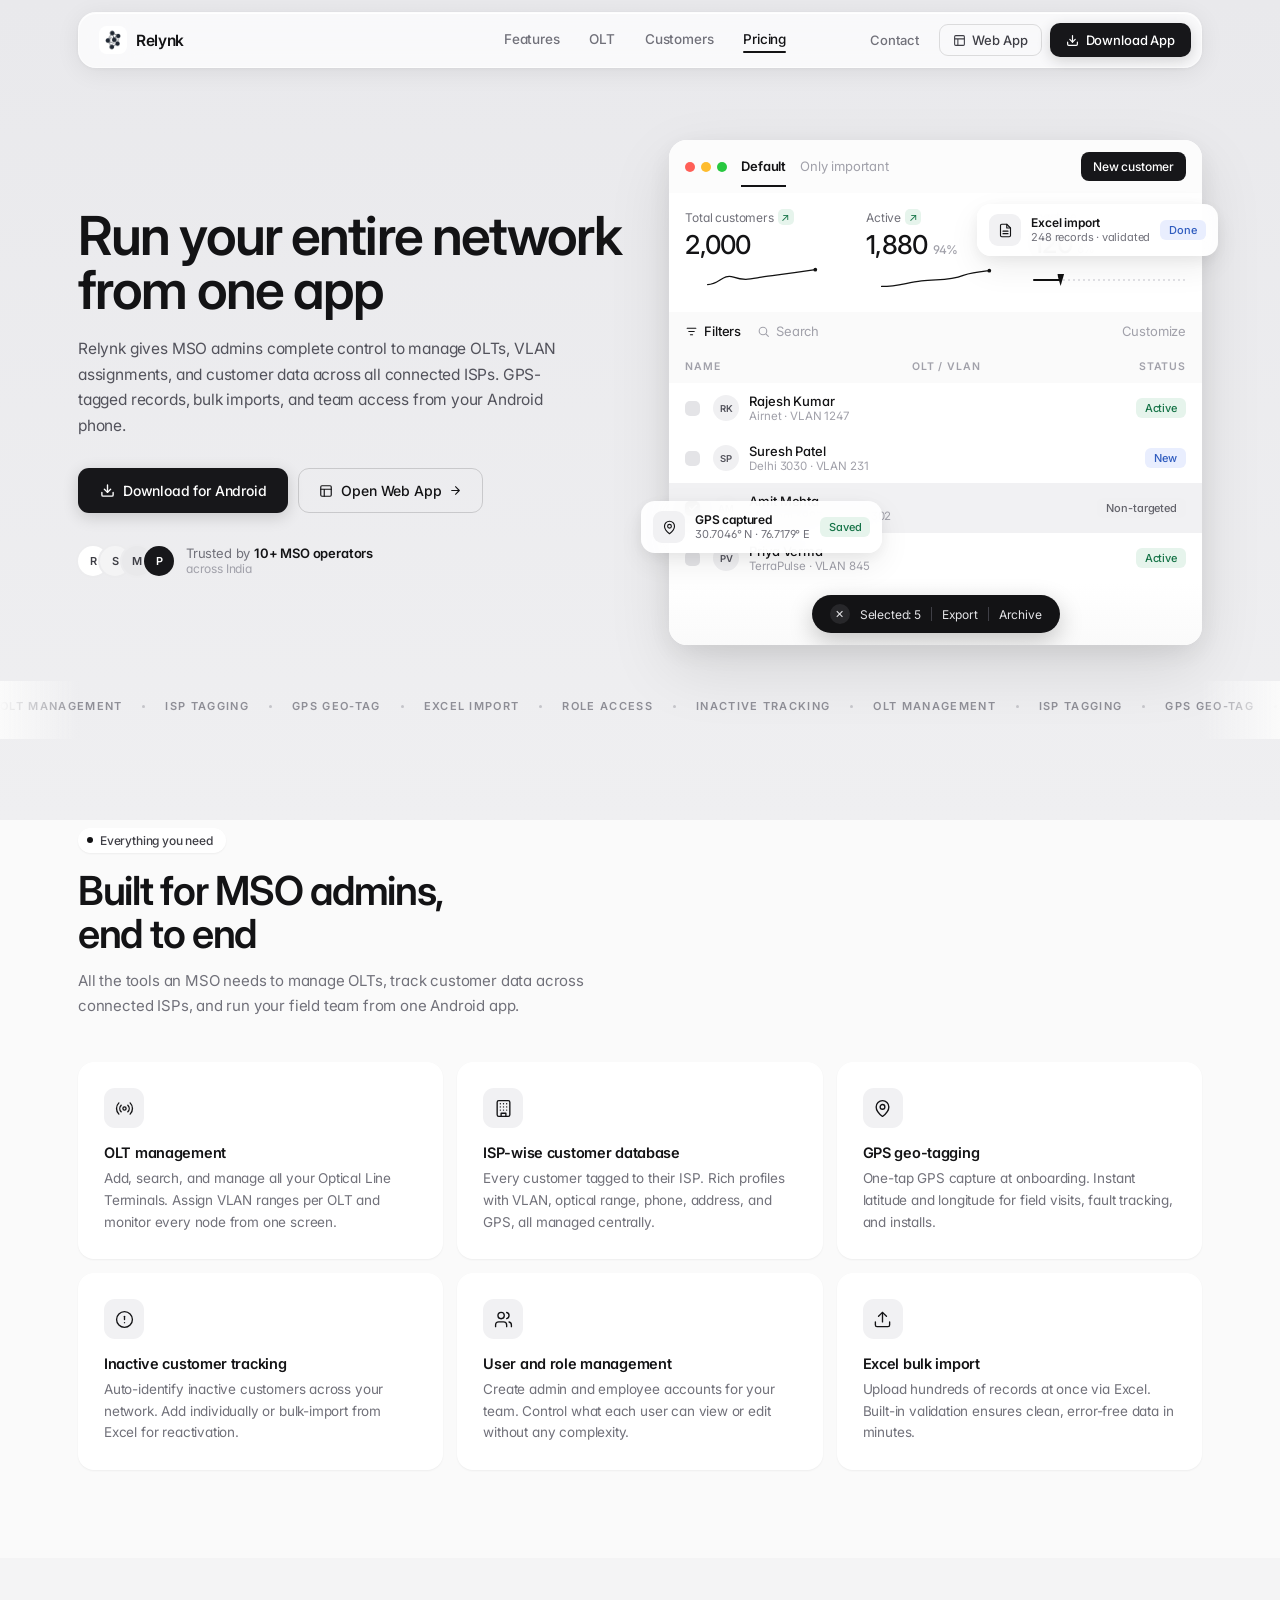
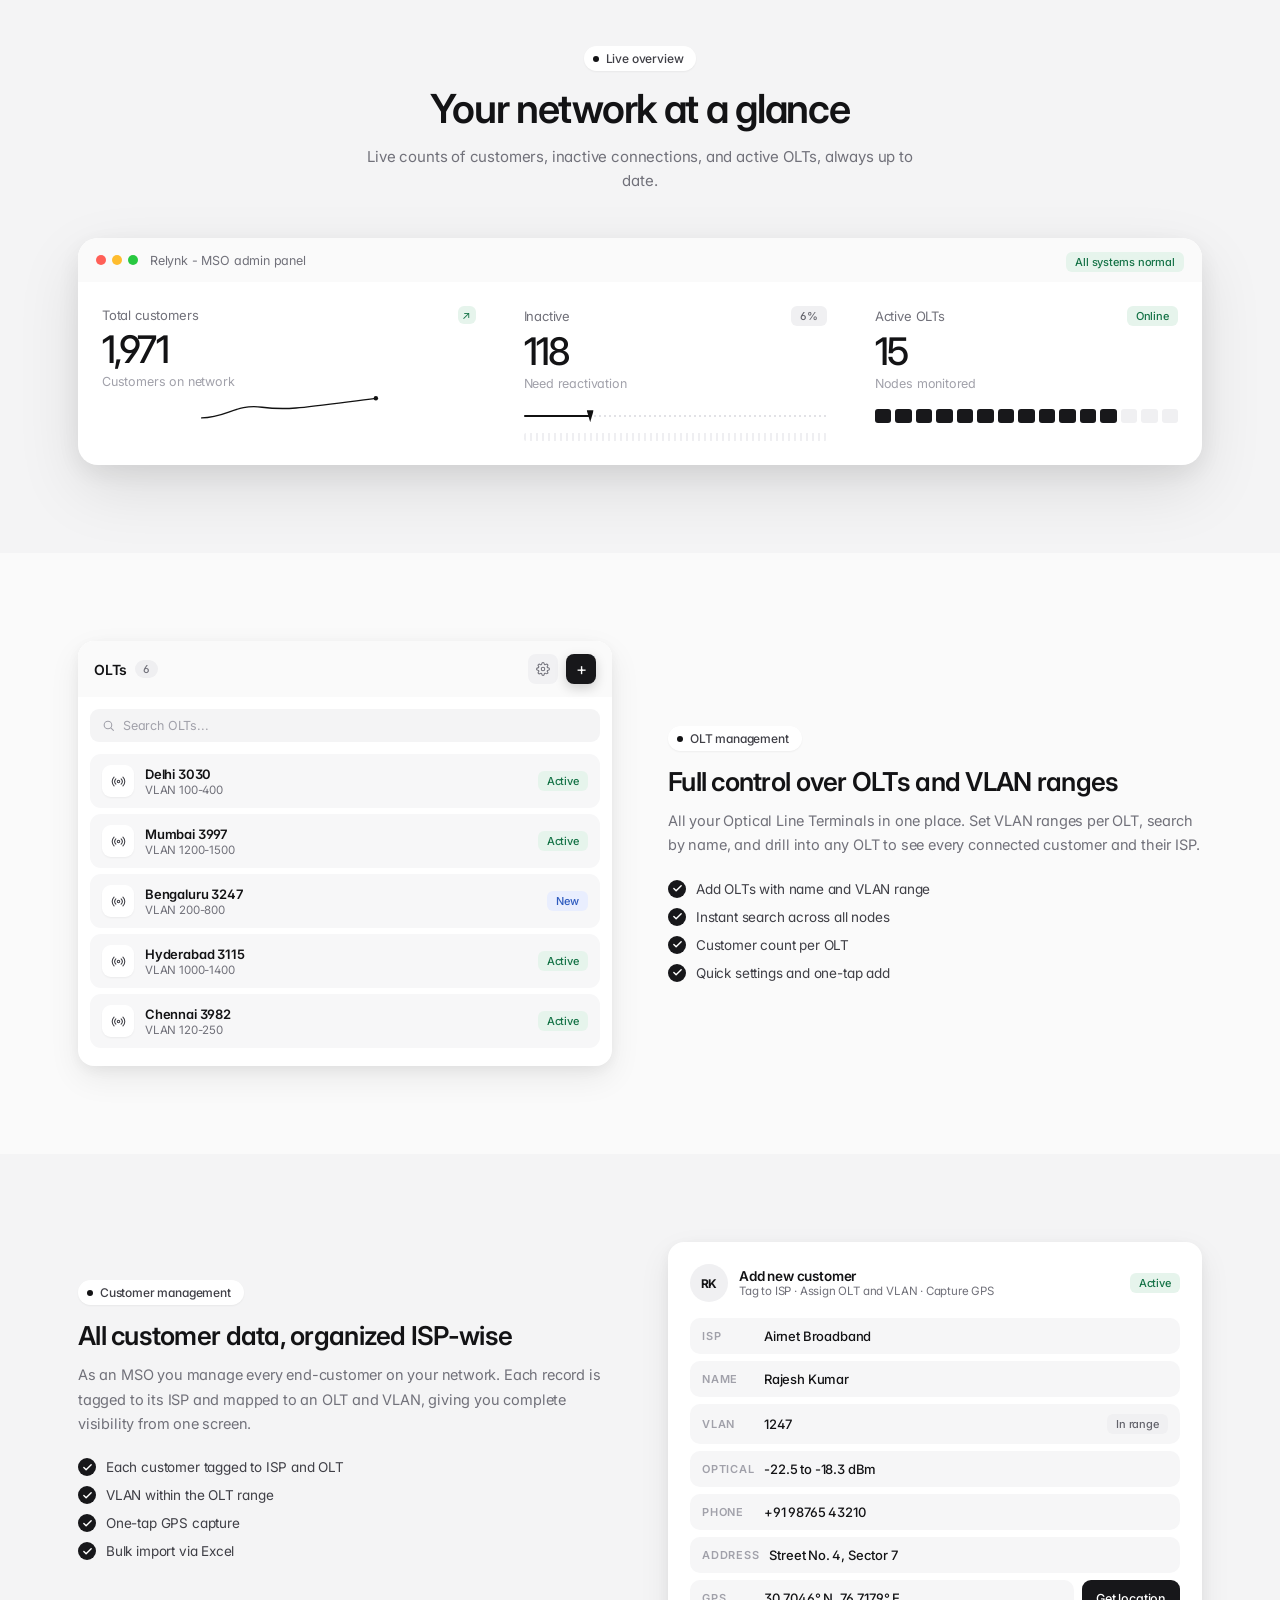
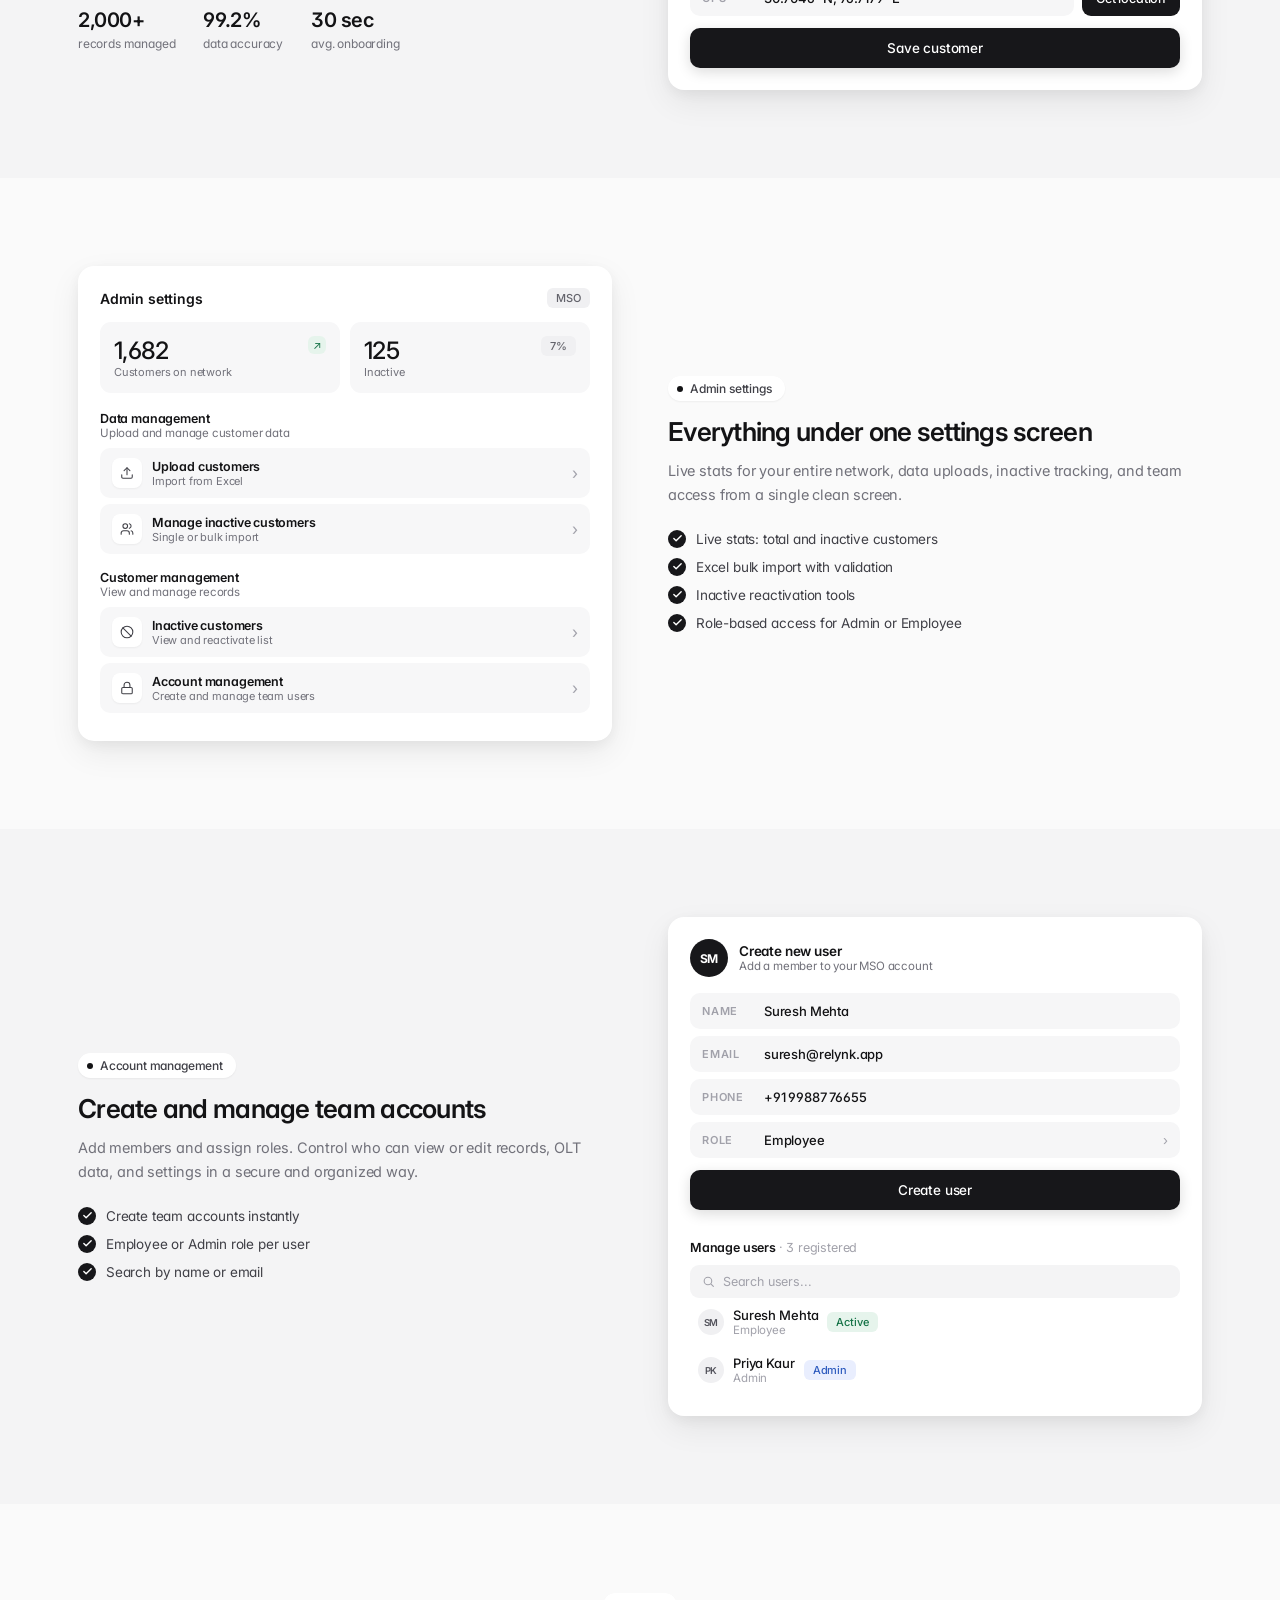
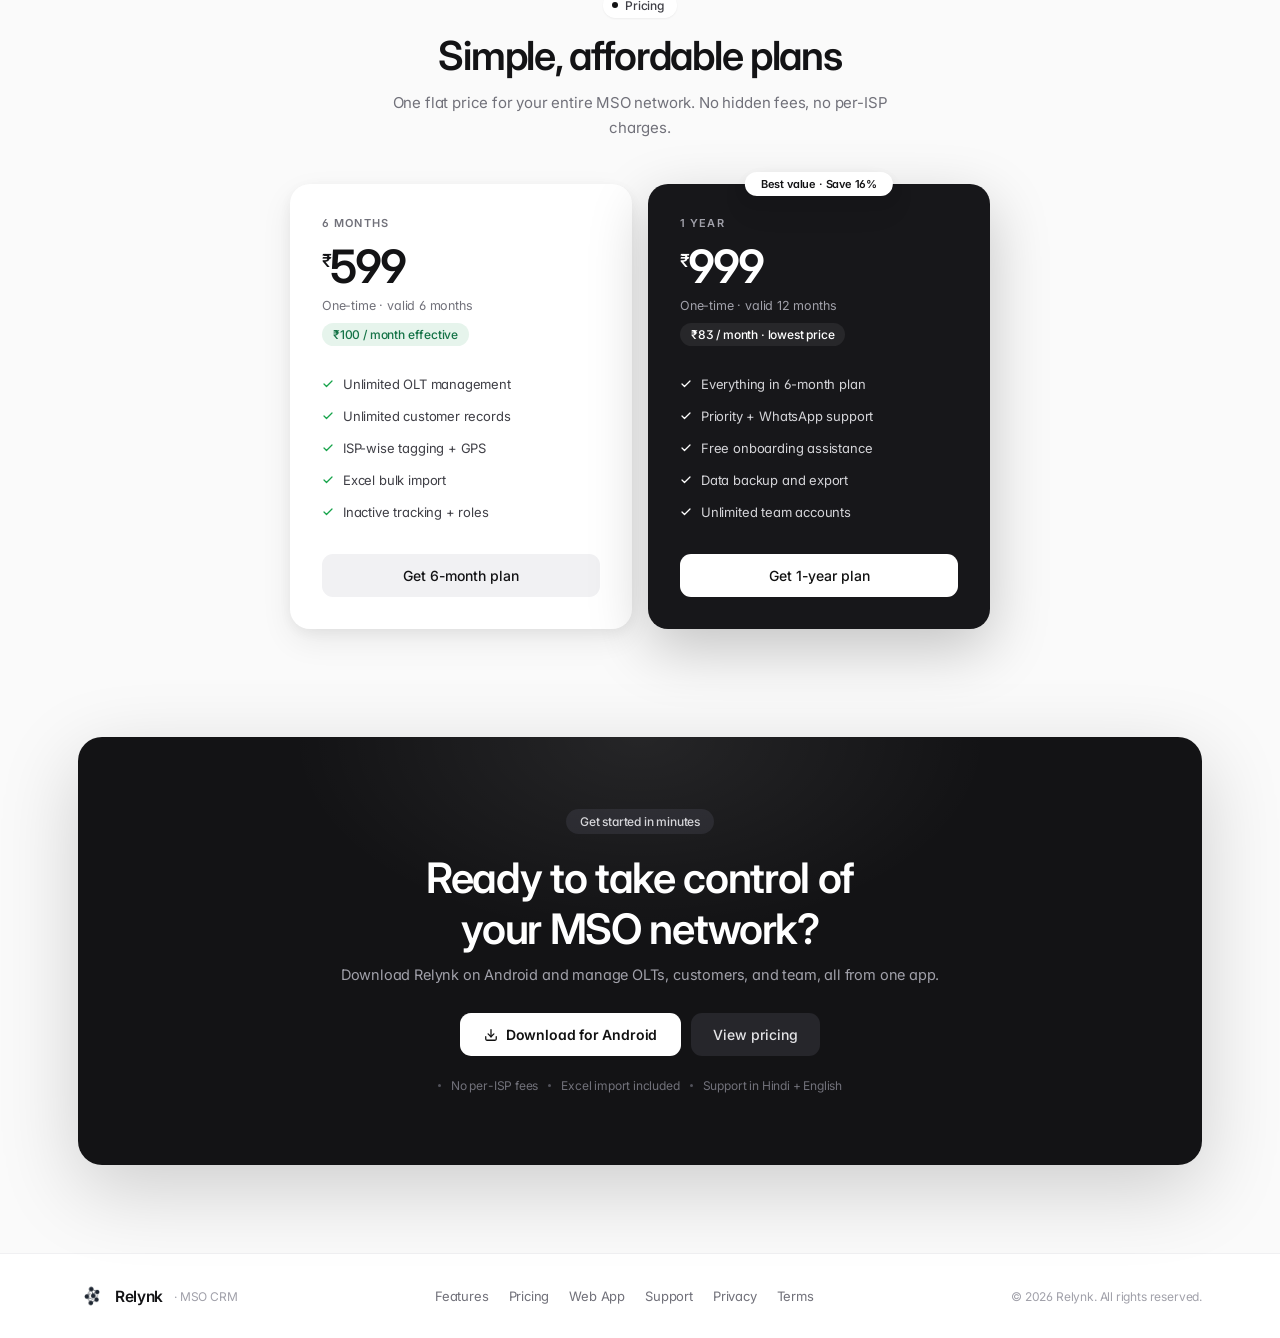
<file: index.html>
<!DOCTYPE html>
<html lang="en">

<head>
  <meta charset="UTF-8" />
  <meta name="viewport" content="width=device-width, initial-scale=1.0" />
  <title>Relynk - MSO CRM App for OLT & ISP Customer Management</title>
  <meta name="google-site-verification" content="j3lr04S2DX5Y_TOq9Ynu6AcFKn8KERR_1oFK6LRQ-oM" />
  <meta name="title" content="Relynk - MSO App to Manage OLTs, VLANs & ISP Customer Data">
  <meta name="description" content="Relynk is a CRM app built for MSO admins. Manage your OLTs, VLAN assignments, and customer records across all connected ISPs from a single Android app. GPS tagging, bulk Excel import, and role-based team access included.">
  <meta name="keywords" content="MSO CRM app, MSO admin app, OLT management software, VLAN tracking app, ISP customer management, MSO broadband software, multi system operator app, fiber network CRM, MSO Android app, ISP customer database, broadband network management, OLT VLAN manager India">
  <meta name="author" content="Relynk Team">
  <meta name="theme-color" content="#e9e9ec" />
  <link rel="icon" type="image/x-icon" href="./icon.jpg">
  <link rel="preconnect" href="https://fonts.googleapis.com" />
  <link rel="preconnect" href="https://fonts.gstatic.com" crossorigin />
  <link href="https://fonts.googleapis.com/css2?family=Inter:wght@400;450;500;600;700&display=swap" rel="stylesheet" />
  <link rel="stylesheet" href="style.css" />
</head>

<body>

  <!-- CONTACT POPUP -->
  <div id="contact-overlay" onclick="closeContactIfBg(event)">
    <div class="contact-card">
      <div class="contact-close" onclick="closeContact()" aria-label="Close">
        <svg width="14" height="14" viewBox="0 0 24 24" fill="none" stroke="currentColor" stroke-width="2" stroke-linecap="round"><path d="M18 6 6 18M6 6l12 12"/></svg>
      </div>
      <div class="contact-badge"><span class="cb-dot"></span>Contact us</div>
      <div class="contact-title">Get in touch</div>
      <div class="contact-desc" id="contact-plan-desc">
        Interested in a plan? Reach out and we'll get you activated right away.
      </div>
      <div class="contact-item">
        <div class="contact-ico">
          <svg width="16" height="16" viewBox="0 0 24 24" fill="none" stroke="currentColor" stroke-width="1.7" stroke-linecap="round" stroke-linejoin="round"><rect x="2" y="4" width="20" height="16" rx="3"/><path d="m2 7 10 6L22 7"/></svg>
        </div>
        <div>
          <div class="contact-label">Email</div>
          <div class="contact-value">
            <a href="mailto:relynk.crm@gmail.com" style="color:inherit;text-decoration:none;">relynk.crm@gmail.com</a>
          </div>
        </div>
      </div>
      <div class="contact-item">
        <div class="contact-ico">
          <svg width="16" height="16" viewBox="0 0 24 24" fill="none" stroke="currentColor" stroke-width="1.7" stroke-linecap="round" stroke-linejoin="round"><path d="M22 16.92v3a2 2 0 0 1-2.18 2 19.79 19.79 0 0 1-8.63-3.07 19.5 19.5 0 0 1-6-6 19.79 19.79 0 0 1-3.07-8.67A2 2 0 0 1 4.11 2h3a2 2 0 0 1 2 1.72c.13.96.36 1.9.7 2.81a2 2 0 0 1-.45 2.11L8.09 9.91a16 16 0 0 0 6 6l1.27-1.27a2 2 0 0 1 2.11-.45c.91.34 1.85.57 2.81.7A2 2 0 0 1 22 16.92z"/></svg>
        </div>
        <div>
          <div class="contact-label">Mobile / WhatsApp</div>
          <div class="contact-value">
            <a href="tel:+919416061425" style="color:inherit;text-decoration:none;">+91 94160 61425</a>
            <span class="sep">·</span>
            <a href="https://wa.me/919416061425" target="_blank" style="color:inherit;text-decoration:underline;text-underline-offset:3px;">WhatsApp</a>
          </div>
        </div>
      </div>
      <div class="contact-item">
        <div class="contact-ico">
          <svg width="16" height="16" viewBox="0 0 24 24" fill="none" stroke="currentColor" stroke-width="1.7" stroke-linecap="round" stroke-linejoin="round"><circle cx="12" cy="12" r="10"/><path d="M12 6v6l4 2"/></svg>
        </div>
        <div>
          <div class="contact-label">Landline</div>
          <div class="contact-value">
            <a href="tel:+911697297240" style="color:inherit;text-decoration:none;">01697-297240</a>
          </div>
        </div>
      </div>
      <hr class="contact-divider" />
      <div class="contact-plan-note" id="contact-footer-note">
        Available <strong>Mon-Sat, 9 AM - 5 PM IST</strong>.<br />
        Plans activate within minutes of payment confirmation.
      </div>
    </div>
  </div>

  <!-- NAV -->
  <nav id="nav">
    <a href="#" class="nav-logo">
      <img class="logo-img" src="./icon.png" alt="Relynk logo" />
      <span class="logo-word">Relynk</span>
    </a>
    <div class="nav-links">
      <a href="#features">Features</a>
      <a href="#olt">OLT</a>
      <a href="#customers">Customers</a>
      <a href="#pricing">Pricing</a>
    </div>
    <div class="nav-right">
      <button class="nav-ghost" onclick="openContact('Support')">Contact</button>
      <a href="https://crm.relynk.in" target="_blank" class="btn-webapp">
        <svg width="13" height="13" viewBox="0 0 24 24" fill="none" stroke="currentColor" stroke-width="2" stroke-linecap="round" stroke-linejoin="round"><rect x="3" y="3" width="18" height="18" rx="2"/><path d="M3 9h18M9 21V9"/></svg>
        Web App
      </a>
      <a href="#" class="btn-dl" onclick="handleDownload(event)">
        <svg width="13" height="13" viewBox="0 0 24 24" fill="none" stroke="currentColor" stroke-width="2.2" stroke-linecap="round" stroke-linejoin="round"><path d="M21 15v4a2 2 0 0 1-2 2H5a2 2 0 0 1-2-2v-4"/><polyline points="7 10 12 15 17 10"/><line x1="12" y1="15" x2="12" y2="3"/></svg>
        Download App
      </a>
    </div>
  </nav>

  <!-- HERO -->
  <div class="hero-section">
    <section class="hero">
      <div class="hero-copy">
        <h1>Run your entire network from one app</h1>
        <p class="hero-p">Relynk gives MSO admins complete control to manage OLTs, VLAN assignments, and customer data across all connected ISPs. GPS-tagged records, bulk imports, and team access from your Android phone.</p>
        <div class="hero-actions">
          <a href="#" class="btn-hero" onclick="handleDownload(event)">
            <svg width="15" height="15" viewBox="0 0 24 24" fill="none" stroke="currentColor" stroke-width="2.2" stroke-linecap="round" stroke-linejoin="round"><path d="M21 15v4a2 2 0 0 1-2 2H5a2 2 0 0 1-2-2v-4"/><polyline points="7 10 12 15 17 10"/><line x1="12" y1="15" x2="12" y2="3"/></svg>
            Download for Android
          </a>
          <a href="https://crm.relynk.in" target="_blank" class="btn-webapp-hero">
            <svg width="14" height="14" viewBox="0 0 24 24" fill="none" stroke="currentColor" stroke-width="2" stroke-linecap="round" stroke-linejoin="round"><rect x="3" y="3" width="18" height="18" rx="2"/><path d="M3 9h18M9 21V9"/></svg>
            Open Web App
            <svg width="13" height="13" viewBox="0 0 24 24" fill="none" stroke="currentColor" stroke-width="2" stroke-linecap="round" stroke-linejoin="round"><path d="M5 12h14M12 5l7 7-7 7"/></svg>
          </a>
        </div>
        <div class="hero-meta">
          <div class="avatars">
            <div class="av">R</div>
            <div class="av">S</div>
            <div class="av">M</div>
            <div class="av">P</div>
          </div>
          <div class="trust-txt">Trusted by <strong>10+ MSO operators</strong><span>across India</span></div>
        </div>
      </div>

      <div class="hero-right">
        <div class="app-window float-slow">
          <div class="aw-top">
            <div class="traffic"><i></i><i></i><i></i></div>
            <div class="aw-tabs"><span class="active">Default</span><span class="dim">Only important</span></div>
            <div class="aw-btn">New customer</div>
          </div>
          <div class="aw-stats">
            <div class="aws">
              <div class="aws-label">Total customers <span class="up">↗</span></div>
              <div class="aws-val">2,000</div>
              <svg class="spark" viewBox="0 0 120 28" fill="none"><path d="M2 20 C15 20 18 8 30 12 C42 16 48 14 60 12 C72 10 85 9 118 4" stroke="#111" stroke-width="1.4" stroke-linecap="round"/><circle cx="118" cy="4" r="2" fill="#111"/></svg>
            </div>
            <div class="aws">
              <div class="aws-label">Active <span class="up">↗</span></div>
              <div class="aws-val">1,880 <small>94%</small></div>
              <svg class="spark" viewBox="0 0 120 28" fill="none"><path d="M2 22 C20 22 28 18 45 16 C62 14 75 16 90 10 C100 7 110 6 118 5" stroke="#111" stroke-width="1.4" stroke-linecap="round"/><circle cx="118" cy="5" r="2" fill="#111"/></svg>
            </div>
            <div class="aws">
              <div class="aws-label">Inactive</div>
              <div class="aws-val">120 <small>6%</small></div>
              <div class="meter"><div class="meter-fill" style="width:18%"></div><span class="meter-dot" style="left:18%"></span></div>
            </div>
          </div>
          <div class="aw-toolbar">
            <span class="tool"><svg width="13" height="13" viewBox="0 0 24 24" fill="none" stroke="currentColor" stroke-width="2" stroke-linecap="round"><line x1="4" y1="6" x2="20" y2="6"/><line x1="7" y1="12" x2="17" y2="12"/><line x1="10" y1="18" x2="14" y2="18"/></svg> Filters</span>
            <span class="tool dim"><svg width="13" height="13" viewBox="0 0 24 24" fill="none" stroke="currentColor" stroke-width="2" stroke-linecap="round"><circle cx="11" cy="11" r="7"/><path d="m21 21-4.3-4.3"/></svg> Search</span>
            <span class="tool right dim">Customize</span>
          </div>
          <div class="aw-table-head"><span>Name</span><span>OLT / VLAN</span><span>Status</span></div>
          <div class="aw-row"><span class="chk"></span><span class="avatar-sm">RK</span><span class="rname">Rajesh Kumar <em>Airnet · VLAN 1247</em></span><span class="pill green">Active</span></div>
          <div class="aw-row"><span class="chk"></span><span class="avatar-sm">SP</span><span class="rname">Suresh Patel <em>Delhi 3030 · VLAN 231</em></span><span class="pill blue">New</span></div>
          <div class="aw-row selected"><span class="chk on"><svg width="10" height="10" viewBox="0 0 24 24" fill="none" stroke="white" stroke-width="3.2" stroke-linecap="round" stroke-linejoin="round"><polyline points="20 6 9 17 4 12"/></svg></span><span class="avatar-sm">AM</span><span class="rname">Amit Mehta <em>Mumbai 3997 · VLAN 1302</em></span><span class="pill gray">Non-targeted</span></div>
          <div class="aw-row"><span class="chk"></span><span class="avatar-sm">PV</span><span class="rname">Priya Verma <em>TerraPulse · VLAN 845</em></span><span class="pill green">Active</span></div>
          <div class="aw-foot">
            <div class="sel-bar"><span class="x">✕</span> Selected: 5 <span class="divline"></span> Export <span class="divline"></span> Archive</div>
          </div>
        </div>
        <div class="mini-card mc1 float-med">
          <div class="mini-ico">
            <svg width="15" height="15" viewBox="0 0 24 24" fill="none" stroke="currentColor" stroke-width="1.8" stroke-linecap="round" stroke-linejoin="round"><path d="M20 10c0 6-8 12-8 12s-8-6-8-12a8 8 0 0 1 16 0Z"/><circle cx="12" cy="10" r="3"/></svg>
          </div>
          <div><div class="mini-t">GPS captured</div><div class="mini-s">30.7046° N · 76.7179° E</div></div>
          <span class="pill green">Saved</span>
        </div>
        <div class="mini-card mc2 float-fast">
          <div class="mini-ico">
            <svg width="15" height="15" viewBox="0 0 24 24" fill="none" stroke="currentColor" stroke-width="1.8" stroke-linecap="round" stroke-linejoin="round"><path d="M14 2H6a2 2 0 0 0-2 2v16a2 2 0 0 0 2 2h12a2 2 0 0 0 2-2V8z"/><polyline points="14 2 14 8 20 8"/><line x1="16" y1="13" x2="8" y2="13"/><line x1="16" y1="17" x2="8" y2="17"/></svg>
          </div>
          <div><div class="mini-t">Excel import</div><div class="mini-s">248 records · validated</div></div>
          <span class="pill blue">Done</span>
        </div>
      </div>
    </section>
    <div class="marquee-wrap reveal">
      <div class="marquee-track">
        <div class="marquee-content">
          <span>OLT MANAGEMENT</span><i></i>
          <span>ISP TAGGING</span><i></i>
          <span>GPS GEO-TAG</span><i></i>
          <span>EXCEL IMPORT</span><i></i>
          <span>ROLE ACCESS</span><i></i>
          <span>INACTIVE TRACKING</span><i></i>
          <span>OLT MANAGEMENT</span><i></i>
          <span>ISP TAGGING</span><i></i>
          <span>GPS GEO-TAG</span><i></i>
          <span>EXCEL IMPORT</span><i></i>
          <span>ROLE ACCESS</span><i></i>
          <span>INACTIVE TRACKING</span><i></i>
        </div>
        <div class="marquee-content" aria-hidden="true">
          <span>OLT MANAGEMENT</span><i></i>
          <span>ISP TAGGING</span><i></i>
          <span>GPS GEO-TAG</span><i></i>
          <span>EXCEL IMPORT</span><i></i>
          <span>ROLE ACCESS</span><i></i>
          <span>INACTIVE TRACKING</span><i></i>
          <span>OLT MANAGEMENT</span><i></i>
          <span>ISP TAGGING</span><i></i>
          <span>GPS GEO-TAG</span><i></i>
          <span>EXCEL IMPORT</span><i></i>
          <span>ROLE ACCESS</span><i></i>
          <span>INACTIVE TRACKING</span><i></i>
        </div>
      </div>
    </div>
  </div>

  <!-- FEATURES -->
  <section class="section" id="features">
    <div class="reveal sec-head">
      <div class="section-tag"><span></span>Everything you need</div>
      <h2 class="section-title">Built for MSO admins,<br />end to end</h2>
      <p class="section-sub">All the tools an MSO needs to manage OLTs, track customer data across connected ISPs, and run your field team from one Android app.</p>
    </div>
    <div class="fg">
      <div class="fc reveal">
        <div class="fi"><svg width="19" height="19" viewBox="0 0 24 24" fill="none" stroke="currentColor" stroke-width="1.7" stroke-linecap="round" stroke-linejoin="round"><path d="M4.9 19.1a10 10 0 0 1 0-14.2M7.8 16.2a6 6 0 0 1 0-8.4M16.2 7.8a6 6 0 0 1 0 8.4M19.1 4.9a10 10 0 0 1 0 14.2"/><circle cx="12" cy="12" r="2"/></svg></div>
        <div class="ft">OLT management</div>
        <div class="fd">Add, search, and manage all your Optical Line Terminals. Assign VLAN ranges per OLT and monitor every node from one screen.</div>
      </div>
      <div class="fc reveal d1">
        <div class="fi"><svg width="19" height="19" viewBox="0 0 24 24" fill="none" stroke="currentColor" stroke-width="1.7" stroke-linecap="round" stroke-linejoin="round"><rect x="4" y="2" width="16" height="20" rx="2"/><path d="M9 22v-4h6v4"/><path d="M8 6h.01M16 6h.01M12 6h.01M8 10h.01M16 10h.01M12 10h.01M8 14h.01M16 14h.01M12 14h.01"/></svg></div>
        <div class="ft">ISP-wise customer database</div>
        <div class="fd">Every customer tagged to their ISP. Rich profiles with VLAN, optical range, phone, address, and GPS, all managed centrally.</div>
      </div>
      <div class="fc reveal d2">
        <div class="fi"><svg width="19" height="19" viewBox="0 0 24 24" fill="none" stroke="currentColor" stroke-width="1.7" stroke-linecap="round" stroke-linejoin="round"><path d="M20 10c0 6-8 12-8 12s-8-6-8-12a8 8 0 0 1 16 0Z"/><circle cx="12" cy="10" r="3"/></svg></div>
        <div class="ft">GPS geo-tagging</div>
        <div class="fd">One-tap GPS capture at onboarding. Instant latitude and longitude for field visits, fault tracking, and installs.</div>
      </div>
      <div class="fc reveal">
        <div class="fi"><svg width="19" height="19" viewBox="0 0 24 24" fill="none" stroke="currentColor" stroke-width="1.7" stroke-linecap="round" stroke-linejoin="round"><circle cx="12" cy="12" r="10"/><line x1="12" y1="8" x2="12" y2="12"/><line x1="12" y1="16" x2="12.01" y2="16"/></svg></div>
        <div class="ft">Inactive customer tracking</div>
        <div class="fd">Auto-identify inactive customers across your network. Add individually or bulk-import from Excel for reactivation.</div>
      </div>
      <div class="fc reveal d1">
        <div class="fi"><svg width="19" height="19" viewBox="0 0 24 24" fill="none" stroke="currentColor" stroke-width="1.7" stroke-linecap="round" stroke-linejoin="round"><path d="M16 21v-2a4 4 0 0 0-4-4H6a4 4 0 0 0-4 4v2"/><circle cx="9" cy="7" r="4"/><path d="M22 21v-2a4 4 0 0 0-3-3.87M16 3.13a4 4 0 0 1 0 7.75"/></svg></div>
        <div class="ft">User and role management</div>
        <div class="fd">Create admin and employee accounts for your team. Control what each user can view or edit without any complexity.</div>
      </div>
      <div class="fc reveal d2">
        <div class="fi"><svg width="19" height="19" viewBox="0 0 24 24" fill="none" stroke="currentColor" stroke-width="1.7" stroke-linecap="round" stroke-linejoin="round"><path d="M21 15v4a2 2 0 0 1-2 2H5a2 2 0 0 1-2-2v-4"/><polyline points="17 8 12 3 7 8"/><line x1="12" y1="3" x2="12" y2="15"/></svg></div>
        <div class="ft">Excel bulk import</div>
        <div class="fd">Upload hundreds of records at once via Excel. Built-in validation ensures clean, error-free data in minutes.</div>
      </div>
    </div>
  </section>

  <!-- DASHBOARD -->
  <section class="section-wrap">
    <section class="section" id="overview">
      <div class="reveal sec-head center">
        <div class="section-tag"><span></span>Live overview</div>
        <h2 class="section-title">Your network at a glance</h2>
        <p class="section-sub center-p">Live counts of customers, inactive connections, and active OLTs, always up to date.</p>
      </div>
      <div class="dash-wrap reveal">
        <div class="dash-bar">
          <div class="traffic"><i></i><i></i><i></i></div>
          <span class="dash-title">Relynk - MSO admin panel</span>
          <span class="dash-right"><span class="pill green">All systems normal</span></span>
        </div>
        <div class="dg">
          <div class="mc">
            <div class="mc-top"><span class="mc-label">Total customers</span><span class="up">↗</span></div>
            <div class="mc-v" data-count="2000" data-suffix="">0</div>
            <div class="mc-sub">Customers on network</div>
            <svg class="spark lg" viewBox="0 0 200 36" fill="none"><path d="M2 28 C30 28 40 12 70 16 C100 20 120 16 198 6" stroke="#111" stroke-width="1.5" stroke-linecap="round"/><circle cx="198" cy="6" r="2.5" fill="#111"/></svg>
          </div>
          <div class="mc">
            <div class="mc-top"><span class="mc-label">Inactive</span><span class="pill gray">6%</span></div>
            <div class="mc-v" data-count="120" data-suffix="">0</div>
            <div class="mc-sub">Need reactivation</div>
            <div class="meter lg"><div class="meter-fill" style="width:22%"></div><span class="meter-dot" style="left:22%"></span></div>
            <div class="bar-scale"></div>
          </div>
          <div class="mc">
            <div class="mc-top"><span class="mc-label">Active OLTs</span><span class="pill green">Online</span></div>
            <div class="mc-v" data-count="15" data-suffix="">0</div>
            <div class="mc-sub">Nodes monitored</div>
            <div class="olt-dots"><i class="on"></i><i class="on"></i><i class="on"></i><i class="on"></i><i class="on"></i><i class="on"></i><i class="on"></i><i class="on"></i><i class="on"></i><i class="on"></i><i class="on"></i><i class="on"></i><i></i><i></i><i></i></div>
          </div>
        </div>
      </div>
    </section>
  </section>

  <!-- OLT -->
  <section class="section" id="olt">
    <div class="split reveal">
      <div class="mk">
        <div class="mk-bar">
          <div class="mk-title">OLTs <span class="count">6</span></div>
          <div class="mk-actions">
            <span class="icon-btn"><svg width="14" height="14" viewBox="0 0 24 24" fill="none" stroke="currentColor" stroke-width="1.8" stroke-linecap="round" stroke-linejoin="round"><circle cx="12" cy="12" r="3"/><path d="M19.4 15a1.65 1.65 0 0 0 .33 1.82l.06.06a2 2 0 1 1-2.83 2.83l-.06-.06a1.65 1.65 0 0 0-1.82-.33 1.65 1.65 0 0 0-1 1.51V21a2 2 0 1 1-4 0v-.09A1.65 1.65 0 0 0 9 19.4a1.65 1.65 0 0 0-1.82.33l-.06.06a2 2 0 1 1-2.83-2.83l.06-.06a1.65 1.65 0 0 0 .33-1.82 1.65 1.65 0 0 0-1.51-1H3a2 2 0 1 1 0-4h.09A1.65 1.65 0 0 0 4.6 9a1.65 1.65 0 0 0-.33-1.82l-.06-.06a2 2 0 1 1 2.83-2.83l.06.06a1.65 1.65 0 0 0 1.82.33H9a1.65 1.65 0 0 0 1-1.51V3a2 2 0 1 1 4 0v.09a1.65 1.65 0 0 0 1 1.51 1.65 1.65 0 0 0 1.82-.33l.06-.06a2 2 0 1 1 2.83 2.83l-.06.06a1.65 1.65 0 0 0-.33 1.82V9a1.65 1.65 0 0 0 1.51 1H21a2 2 0 1 1 0 4h-.09a1.65 1.65 0 0 0-1.51 1z"/></svg></span>
            <span class="mk-fab">+</span>
          </div>
        </div>
        <div class="mk-search"><svg width="13" height="13" viewBox="0 0 24 24" fill="none" stroke="currentColor" stroke-width="2" stroke-linecap="round"><circle cx="11" cy="11" r="7"/><path d="m21 21-4.3-4.3"/></svg> Search OLTs...</div>
        <div class="mk-item"><div class="mk-ico"><svg width="15" height="15" viewBox="0 0 24 24" fill="none" stroke="currentColor" stroke-width="1.7" stroke-linecap="round"><path d="M4.9 19.1a10 10 0 0 1 0-14.2M7.8 16.2a6 6 0 0 1 0-8.4M16.2 7.8a6 6 0 0 1 0 8.4M19.1 4.9a10 10 0 0 1 0 14.2"/><circle cx="12" cy="12" r="2"/></svg></div><div><div class="mk-name">Delhi 3030</div><div class="mk-sub">VLAN 100-400</div></div><span class="pill green">Active</span></div>
        <div class="mk-item"><div class="mk-ico"><svg width="15" height="15" viewBox="0 0 24 24" fill="none" stroke="currentColor" stroke-width="1.7" stroke-linecap="round"><path d="M4.9 19.1a10 10 0 0 1 0-14.2M7.8 16.2a6 6 0 0 1 0-8.4M16.2 7.8a6 6 0 0 1 0 8.4M19.1 4.9a10 10 0 0 1 0 14.2"/><circle cx="12" cy="12" r="2"/></svg></div><div><div class="mk-name">Mumbai 3997</div><div class="mk-sub">VLAN 1200-1500</div></div><span class="pill green">Active</span></div>
        <div class="mk-item"><div class="mk-ico"><svg width="15" height="15" viewBox="0 0 24 24" fill="none" stroke="currentColor" stroke-width="1.7" stroke-linecap="round"><path d="M4.9 19.1a10 10 0 0 1 0-14.2M7.8 16.2a6 6 0 0 1 0-8.4M16.2 7.8a6 6 0 0 1 0 8.4M19.1 4.9a10 10 0 0 1 0 14.2"/><circle cx="12" cy="12" r="2"/></svg></div><div><div class="mk-name">Bengaluru 3247</div><div class="mk-sub">VLAN 200-800</div></div><span class="pill blue">New</span></div>
        <div class="mk-item"><div class="mk-ico"><svg width="15" height="15" viewBox="0 0 24 24" fill="none" stroke="currentColor" stroke-width="1.7" stroke-linecap="round"><path d="M4.9 19.1a10 10 0 0 1 0-14.2M7.8 16.2a6 6 0 0 1 0-8.4M16.2 7.8a6 6 0 0 1 0 8.4M19.1 4.9a10 10 0 0 1 0 14.2"/><circle cx="12" cy="12" r="2"/></svg></div><div><div class="mk-name">Hyderabad 3115</div><div class="mk-sub">VLAN 1000-1400</div></div><span class="pill green">Active</span></div>
        <div class="mk-item"><div class="mk-ico"><svg width="15" height="15" viewBox="0 0 24 24" fill="none" stroke="currentColor" stroke-width="1.7" stroke-linecap="round"><path d="M4.9 19.1a10 10 0 0 1 0-14.2M7.8 16.2a6 6 0 0 1 0-8.4M16.2 7.8a6 6 0 0 1 0 8.4M19.1 4.9a10 10 0 0 1 0 14.2"/><circle cx="12" cy="12" r="2"/></svg></div><div><div class="mk-name">Chennai 3982</div><div class="mk-sub">VLAN 120-250</div></div><span class="pill green">Active</span></div>
        <div style="height:12px;"></div>
      </div>
      <div class="si">
        <div class="section-tag"><span></span>OLT management</div>
        <h3>Full control over OLTs and VLAN ranges</h3>
        <p>All your Optical Line Terminals in one place. Set VLAN ranges per OLT, search by name, and drill into any OLT to see every connected customer and their ISP.</p>
        <div class="bullets">
          <div class="bul"><span class="check"><svg width="11" height="11" viewBox="0 0 24 24" fill="none" stroke="white" stroke-width="3" stroke-linecap="round" stroke-linejoin="round"><polyline points="20 6 9 17 4 12"/></svg></span>Add OLTs with name and VLAN range</div>
          <div class="bul"><span class="check"><svg width="11" height="11" viewBox="0 0 24 24" fill="none" stroke="white" stroke-width="3" stroke-linecap="round" stroke-linejoin="round"><polyline points="20 6 9 17 4 12"/></svg></span>Instant search across all nodes</div>
          <div class="bul"><span class="check"><svg width="11" height="11" viewBox="0 0 24 24" fill="none" stroke="white" stroke-width="3" stroke-linecap="round" stroke-linejoin="round"><polyline points="20 6 9 17 4 12"/></svg></span>Customer count per OLT</div>
          <div class="bul"><span class="check"><svg width="11" height="11" viewBox="0 0 24 24" fill="none" stroke="white" stroke-width="3" stroke-linecap="round" stroke-linejoin="round"><polyline points="20 6 9 17 4 12"/></svg></span>Quick settings and one-tap add</div>
        </div>
      </div>
    </div>
  </section>

  <!-- CUSTOMERS -->
  <section class="section-wrap" id="customers">
    <section class="section">
      <div class="split reveal">
        <div class="si">
          <div class="section-tag"><span></span>Customer management</div>
          <h3>All customer data, organized ISP-wise</h3>
          <p>As an MSO you manage every end-customer on your network. Each record is tagged to its ISP and mapped to an OLT and VLAN, giving you complete visibility from one screen.</p>
          <div class="bullets">
            <div class="bul"><span class="check"><svg width="11" height="11" viewBox="0 0 24 24" fill="none" stroke="white" stroke-width="3" stroke-linecap="round" stroke-linejoin="round"><polyline points="20 6 9 17 4 12"/></svg></span>Each customer tagged to ISP and OLT</div>
            <div class="bul"><span class="check"><svg width="11" height="11" viewBox="0 0 24 24" fill="none" stroke="white" stroke-width="3" stroke-linecap="round" stroke-linejoin="round"><polyline points="20 6 9 17 4 12"/></svg></span>VLAN within the OLT range</div>
            <div class="bul"><span class="check"><svg width="11" height="11" viewBox="0 0 24 24" fill="none" stroke="white" stroke-width="3" stroke-linecap="round" stroke-linejoin="round"><polyline points="20 6 9 17 4 12"/></svg></span>One-tap GPS capture</div>
            <div class="bul"><span class="check"><svg width="11" height="11" viewBox="0 0 24 24" fill="none" stroke="white" stroke-width="3" stroke-linecap="round" stroke-linejoin="round"><polyline points="20 6 9 17 4 12"/></svg></span>Bulk import via Excel</div>
          </div>
          <div class="stat-row">
            <div><strong>2,000+</strong><span>records managed</span></div>
            <div><strong>99.2%</strong><span>data accuracy</span></div>
            <div><strong>30 sec</strong><span>avg. onboarding</span></div>
          </div>
        </div>
        <div class="fm">
          <div class="fh">
            <div class="fh-ico">RK</div>
            <div><h4>Add new customer</h4><p>Tag to ISP · Assign OLT and VLAN · Capture GPS</p></div>
            <span class="pill green">Active</span>
          </div>
          <div class="ff"><span class="flabel">ISP</span><span class="fv">Airnet Broadband</span></div>
          <div class="ff"><span class="flabel">Name</span><span class="fv">Rajesh Kumar</span></div>
          <div class="ff"><span class="flabel">VLAN</span><span class="fv">1247</span><span class="pill gray">In range</span></div>
          <div class="ff"><span class="flabel">Optical</span><span class="fv">-22.5 to -18.3 dBm</span></div>
          <div class="ff"><span class="flabel">Phone</span><span class="fv">+91 98765 43210</span></div>
          <div class="ff"><span class="flabel">Address</span><span class="fv">Street No. 4, Sector 7</span></div>
          <div class="gps-row">
            <div class="ff grow"><span class="flabel">GPS</span><span class="fv">30.7046° N, 76.7179° E</span></div>
            <div class="gps-btn">Get location</div>
          </div>
          <div class="fsub">Save customer</div>
        </div>
      </div>
    </section>
  </section>

  <!-- SETTINGS -->
  <section class="section">
    <div class="split reveal">
      <div class="sm">
        <div class="sm-head">Admin settings <span class="pill gray">MSO</span></div>
        <div class="ss-row">
          <div class="ss-card"><div><div class="ss-v">1,682</div><div class="ss-l">Customers on network</div></div><span class="up">↗</span></div>
          <div class="ss-card"><div><div class="ss-v">125</div><div class="ss-l">Inactive</div></div><span class="pill gray">7%</span></div>
        </div>
        <div class="sg-t">Data management</div>
        <div class="sg-s">Upload and manage customer data</div>
        <div class="s-item"><div class="s-ico"><svg width="14" height="14" viewBox="0 0 24 24" fill="none" stroke="currentColor" stroke-width="1.8" stroke-linecap="round" stroke-linejoin="round"><path d="M21 15v4a2 2 0 0 1-2 2H5a2 2 0 0 1-2-2v-4"/><polyline points="17 8 12 3 7 8"/><line x1="12" y1="3" x2="12" y2="15"/></svg></div><div><div class="s-n">Upload customers</div><div class="s-s">Import from Excel</div></div><div class="s-a">›</div></div>
        <div class="s-item"><div class="s-ico"><svg width="14" height="14" viewBox="0 0 24 24" fill="none" stroke="currentColor" stroke-width="1.8" stroke-linecap="round" stroke-linejoin="round"><path d="M16 21v-2a4 4 0 0 0-4-4H6a4 4 0 0 0-4 4v2"/><circle cx="9" cy="7" r="4"/><path d="M22 21v-2a4 4 0 0 0-3-3.87M16 3.13a4 4 0 0 1 0 7.75"/></svg></div><div><div class="s-n">Manage inactive customers</div><div class="s-s">Single or bulk import</div></div><div class="s-a">›</div></div>
        <div style="height:10px;"></div>
        <div class="sg-t">Customer management</div>
        <div class="sg-s">View and manage records</div>
        <div class="s-item"><div class="s-ico"><svg width="14" height="14" viewBox="0 0 24 24" fill="none" stroke="currentColor" stroke-width="1.8" stroke-linecap="round"><circle cx="12" cy="12" r="10"/><path d="m4.9 4.9 14.2 14.2"/></svg></div><div><div class="s-n">Inactive customers</div><div class="s-s">View and reactivate list</div></div><div class="s-a">›</div></div>
        <div class="s-item"><div class="s-ico"><svg width="14" height="14" viewBox="0 0 24 24" fill="none" stroke="currentColor" stroke-width="1.8" stroke-linecap="round" stroke-linejoin="round"><rect x="3" y="11" width="18" height="11" rx="2"/><path d="M7 11V7a5 5 0 0 1 10 0v4"/></svg></div><div><div class="s-n">Account management</div><div class="s-s">Create and manage team users</div></div><div class="s-a">›</div></div>
      </div>
      <div class="si">
        <div class="section-tag"><span></span>Admin settings</div>
        <h3>Everything under one settings screen</h3>
          <p>Live stats for your entire network, data uploads, inactive tracking, and team access from a single clean screen.</p>
        <div class="bullets">
          <div class="bul"><span class="check"><svg width="11" height="11" viewBox="0 0 24 24" fill="none" stroke="white" stroke-width="3" stroke-linecap="round" stroke-linejoin="round"><polyline points="20 6 9 17 4 12"/></svg></span>Live stats: total and inactive customers</div>
          <div class="bul"><span class="check"><svg width="11" height="11" viewBox="0 0 24 24" fill="none" stroke="white" stroke-width="3" stroke-linecap="round" stroke-linejoin="round"><polyline points="20 6 9 17 4 12"/></svg></span>Excel bulk import with validation</div>
          <div class="bul"><span class="check"><svg width="11" height="11" viewBox="0 0 24 24" fill="none" stroke="white" stroke-width="3" stroke-linecap="round" stroke-linejoin="round"><polyline points="20 6 9 17 4 12"/></svg></span>Inactive reactivation tools</div>
            <div class="bul"><span class="check"><svg width="11" height="11" viewBox="0 0 24 24" fill="none" stroke="white" stroke-width="3" stroke-linecap="round" stroke-linejoin="round"><polyline points="20 6 9 17 4 12"/></svg></span>Role-based access for Admin or Employee</div>
        </div>
      </div>
    </div>
  </section>

  <!-- ACCOUNT MANAGEMENT -->
  <section class="section-wrap">
    <section class="section">
      <div class="split reveal">
        <div class="si">
          <div class="section-tag"><span></span>Account management</div>
          <h3>Create and manage team accounts</h3>
          <p>Add members and assign roles. Control who can view or edit records, OLT data, and settings in a secure and organized way.</p>
          <div class="bullets">
            <div class="bul"><span class="check"><svg width="11" height="11" viewBox="0 0 24 24" fill="none" stroke="white" stroke-width="3" stroke-linecap="round" stroke-linejoin="round"><polyline points="20 6 9 17 4 12"/></svg></span>Create team accounts instantly</div>
            <div class="bul"><span class="check"><svg width="11" height="11" viewBox="0 0 24 24" fill="none" stroke="white" stroke-width="3" stroke-linecap="round" stroke-linejoin="round"><polyline points="20 6 9 17 4 12"/></svg></span>Employee or Admin role per user</div>
            <div class="bul"><span class="check"><svg width="11" height="11" viewBox="0 0 24 24" fill="none" stroke="white" stroke-width="3" stroke-linecap="round" stroke-linejoin="round"><polyline points="20 6 9 17 4 12"/></svg></span>Search by name or email</div>
          </div>
        </div>
        <div class="fm">
          <div class="fh">
            <div class="fh-ico dark">SM</div>
            <div><h4>Create new user</h4><p>Add a member to your MSO account</p></div>
          </div>
          <div class="ff"><span class="flabel">Name</span><span class="fv">Suresh Mehta</span></div>
          <div class="ff"><span class="flabel">Email</span><span class="fv">suresh@relynk.app</span></div>
          <div class="ff"><span class="flabel">Phone</span><span class="fv">+91 99887 76655</span></div>
          <div class="ff"><span class="flabel">Role</span><span class="fv">Employee</span><span class="chev">›</span></div>
          <div class="fsub">Create user</div>
          <div class="manage">
            <div class="manage-h">Manage users <span>· 3 registered</span></div>
            <div class="mk-search" style="margin:0;"><svg width="13" height="13" viewBox="0 0 24 24" fill="none" stroke="currentColor" stroke-width="2" stroke-linecap="round"><circle cx="11" cy="11" r="7"/><path d="m21 21-4.3-4.3"/></svg> Search users...</div>
            <div class="u-row"><span class="avatar-sm">SM</span><span class="rname">Suresh Mehta <em>Employee</em></span><span class="pill green">Active</span></div>
            <div class="u-row"><span class="avatar-sm">PK</span><span class="rname">Priya Kaur <em>Admin</em></span><span class="pill blue">Admin</span></div>
          </div>
        </div>
      </div>
    </section>
  </section>

  <!-- PRICING -->
  <section class="section" id="pricing">
    <div class="reveal sec-head center">
      <div class="section-tag"><span></span>Pricing</div>
      <h2 class="section-title">Simple, affordable plans</h2>
      <p class="section-sub center-p">One flat price for your entire MSO network. No hidden fees, no per-ISP charges.</p>
    </div>
    <div class="pg reveal">
      <div class="pc">
        <div class="pp">6 months</div>
        <div class="pv"><sup>₹</sup>599</div>
        <div class="pperiod">One-time · valid 6 months</div>
        <div class="psave green">₹100 / month effective</div>
        <div class="pf">
          <div class="pf-row"><span class="ck"><svg width="12" height="12" viewBox="0 0 24 24" fill="none" stroke="currentColor" stroke-width="2.5" stroke-linecap="round" stroke-linejoin="round"><polyline points="20 6 9 17 4 12"/></svg></span> Unlimited OLT management</div>
          <div class="pf-row"><span class="ck"><svg width="12" height="12" viewBox="0 0 24 24" fill="none" stroke="currentColor" stroke-width="2.5" stroke-linecap="round" stroke-linejoin="round"><polyline points="20 6 9 17 4 12"/></svg></span> Unlimited customer records</div>
          <div class="pf-row"><span class="ck"><svg width="12" height="12" viewBox="0 0 24 24" fill="none" stroke="currentColor" stroke-width="2.5" stroke-linecap="round" stroke-linejoin="round"><polyline points="20 6 9 17 4 12"/></svg></span> ISP-wise tagging + GPS</div>
          <div class="pf-row"><span class="ck"><svg width="12" height="12" viewBox="0 0 24 24" fill="none" stroke="currentColor" stroke-width="2.5" stroke-linecap="round" stroke-linejoin="round"><polyline points="20 6 9 17 4 12"/></svg></span> Excel bulk import</div>
          <div class="pf-row"><span class="ck"><svg width="12" height="12" viewBox="0 0 24 24" fill="none" stroke="currentColor" stroke-width="2.5" stroke-linecap="round" stroke-linejoin="round"><polyline points="20 6 9 17 4 12"/></svg></span> Inactive tracking + roles</div>
        </div>
        <button class="pb pb-o" onclick="openContact('6-Month Plan - ₹599')">Get 6-month plan</button>
      </div>
      <div class="pc best">
        <div class="best-lbl">Best value · Save 16%</div>
        <div class="pp">1 year</div>
        <div class="pv"><sup>₹</sup>999</div>
        <div class="pperiod">One-time · valid 12 months</div>
        <div class="psave dark">₹83 / month · lowest price</div>
        <div class="pf">
          <div class="pf-row"><span class="ck"><svg width="12" height="12" viewBox="0 0 24 24" fill="none" stroke="currentColor" stroke-width="2.5" stroke-linecap="round" stroke-linejoin="round"><polyline points="20 6 9 17 4 12"/></svg></span> Everything in 6-month plan</div>
          <div class="pf-row"><span class="ck"><svg width="12" height="12" viewBox="0 0 24 24" fill="none" stroke="currentColor" stroke-width="2.5" stroke-linecap="round" stroke-linejoin="round"><polyline points="20 6 9 17 4 12"/></svg></span> Priority + WhatsApp support</div>
          <div class="pf-row"><span class="ck"><svg width="12" height="12" viewBox="0 0 24 24" fill="none" stroke="currentColor" stroke-width="2.5" stroke-linecap="round" stroke-linejoin="round"><polyline points="20 6 9 17 4 12"/></svg></span> Free onboarding assistance</div>
          <div class="pf-row"><span class="ck"><svg width="12" height="12" viewBox="0 0 24 24" fill="none" stroke="currentColor" stroke-width="2.5" stroke-linecap="round" stroke-linejoin="round"><polyline points="20 6 9 17 4 12"/></svg></span> Data backup and export</div>
          <div class="pf-row"><span class="ck"><svg width="12" height="12" viewBox="0 0 24 24" fill="none" stroke="currentColor" stroke-width="2.5" stroke-linecap="round" stroke-linejoin="round"><polyline points="20 6 9 17 4 12"/></svg></span> Unlimited team accounts</div>
        </div>
        <button class="pb pb-f" onclick="openContact('1-Year Plan - ₹999')">Get 1-year plan</button>
      </div>
    </div>
  </section>

  <!-- CTA -->
  <section class="section cta-wrap">
    <div class="cta reveal">
      <div class="cta-tag">Get started in minutes</div>
      <h2>Ready to take control of<br />your MSO network?</h2>
      <p>Download Relynk on Android and manage OLTs, customers, and team, all from one app.</p>
      <div class="cta-acts">
        <a href="#" class="btn-cw" onclick="handleDownload(event)">
          <svg width="14" height="14" viewBox="0 0 24 24" fill="none" stroke="currentColor" stroke-width="2.2" stroke-linecap="round" stroke-linejoin="round"><path d="M21 15v4a2 2 0 0 1-2 2H5a2 2 0 0 1-2-2v-4"/><polyline points="7 10 12 15 17 10"/><line x1="12" y1="15" x2="12" y2="3"/></svg>
          Download for Android
        </a>
        <button class="btn-co" onclick="document.getElementById('pricing').scrollIntoView({behavior:'smooth'})">View pricing</button>
      </div>
      <div class="cta-meta"><span class="cdot"></span> No per-ISP fees <span class="cdot"></span> Excel import included <span class="cdot"></span> Support in Hindi + English</div>
    </div>
  </section>

  <!-- FOOTER -->
  <footer>
    <div class="f-in">
      <a href="#" class="f-logo">
        <img class="logo-img" src="./icon.png" alt="Relynk logo" />
        <span class="logo-word">Relynk</span><span class="f-logo-sub">· MSO CRM</span>
      </a>
      <div class="flinks">
        <a href="#features">Features</a>
        <a href="#pricing">Pricing</a>
        <a href="https://crm.relynk.in" target="_blank">Web App</a>
        <a href="#" onclick="openContact('Support'); return false;">Support</a>
        <a href="https://relynk.in/privacy-policy" target="_blank">Privacy</a>
        <a href="https://relynk.in/term-of-service" target="_blank">Terms</a>
      </div>
      <div class="fc2">© 2026 Relynk. All rights reserved.</div>
    </div>
  </footer>

  <script src="script.js"></script>
</body>

</html>
</file>
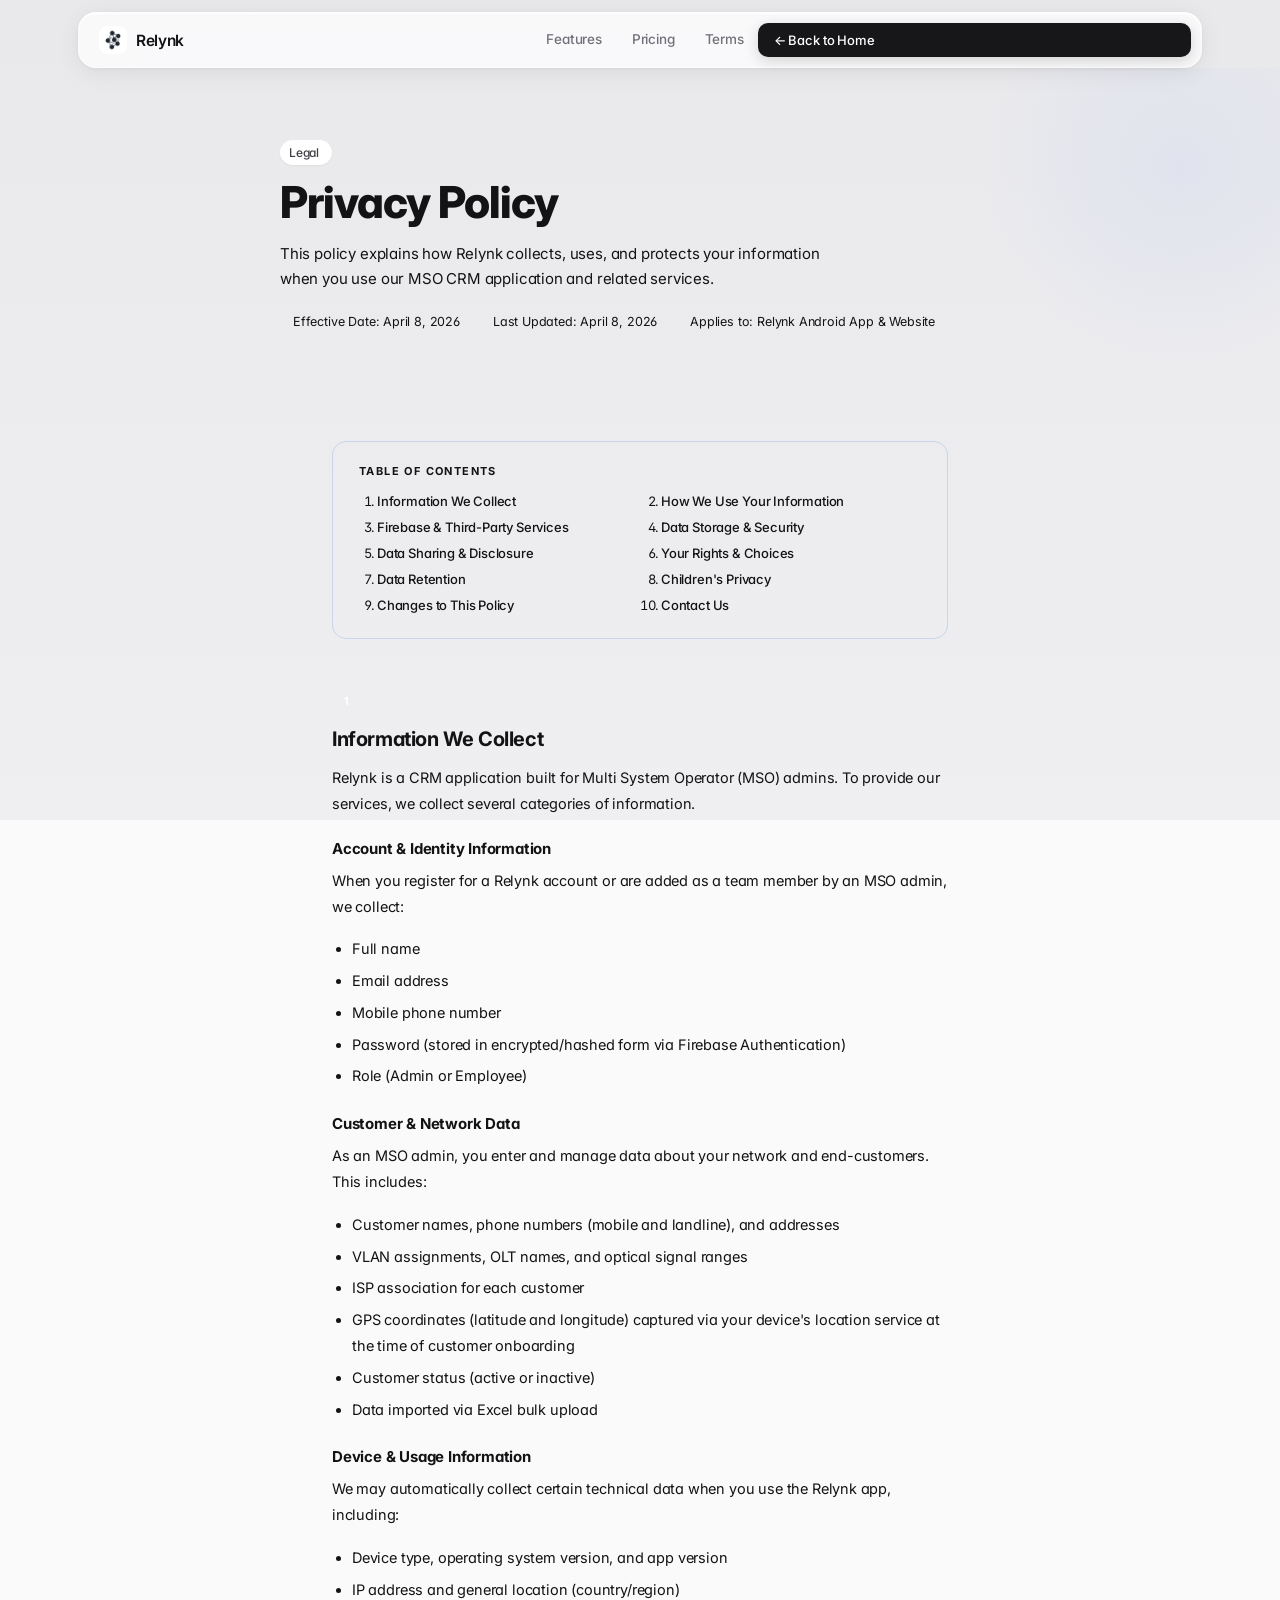
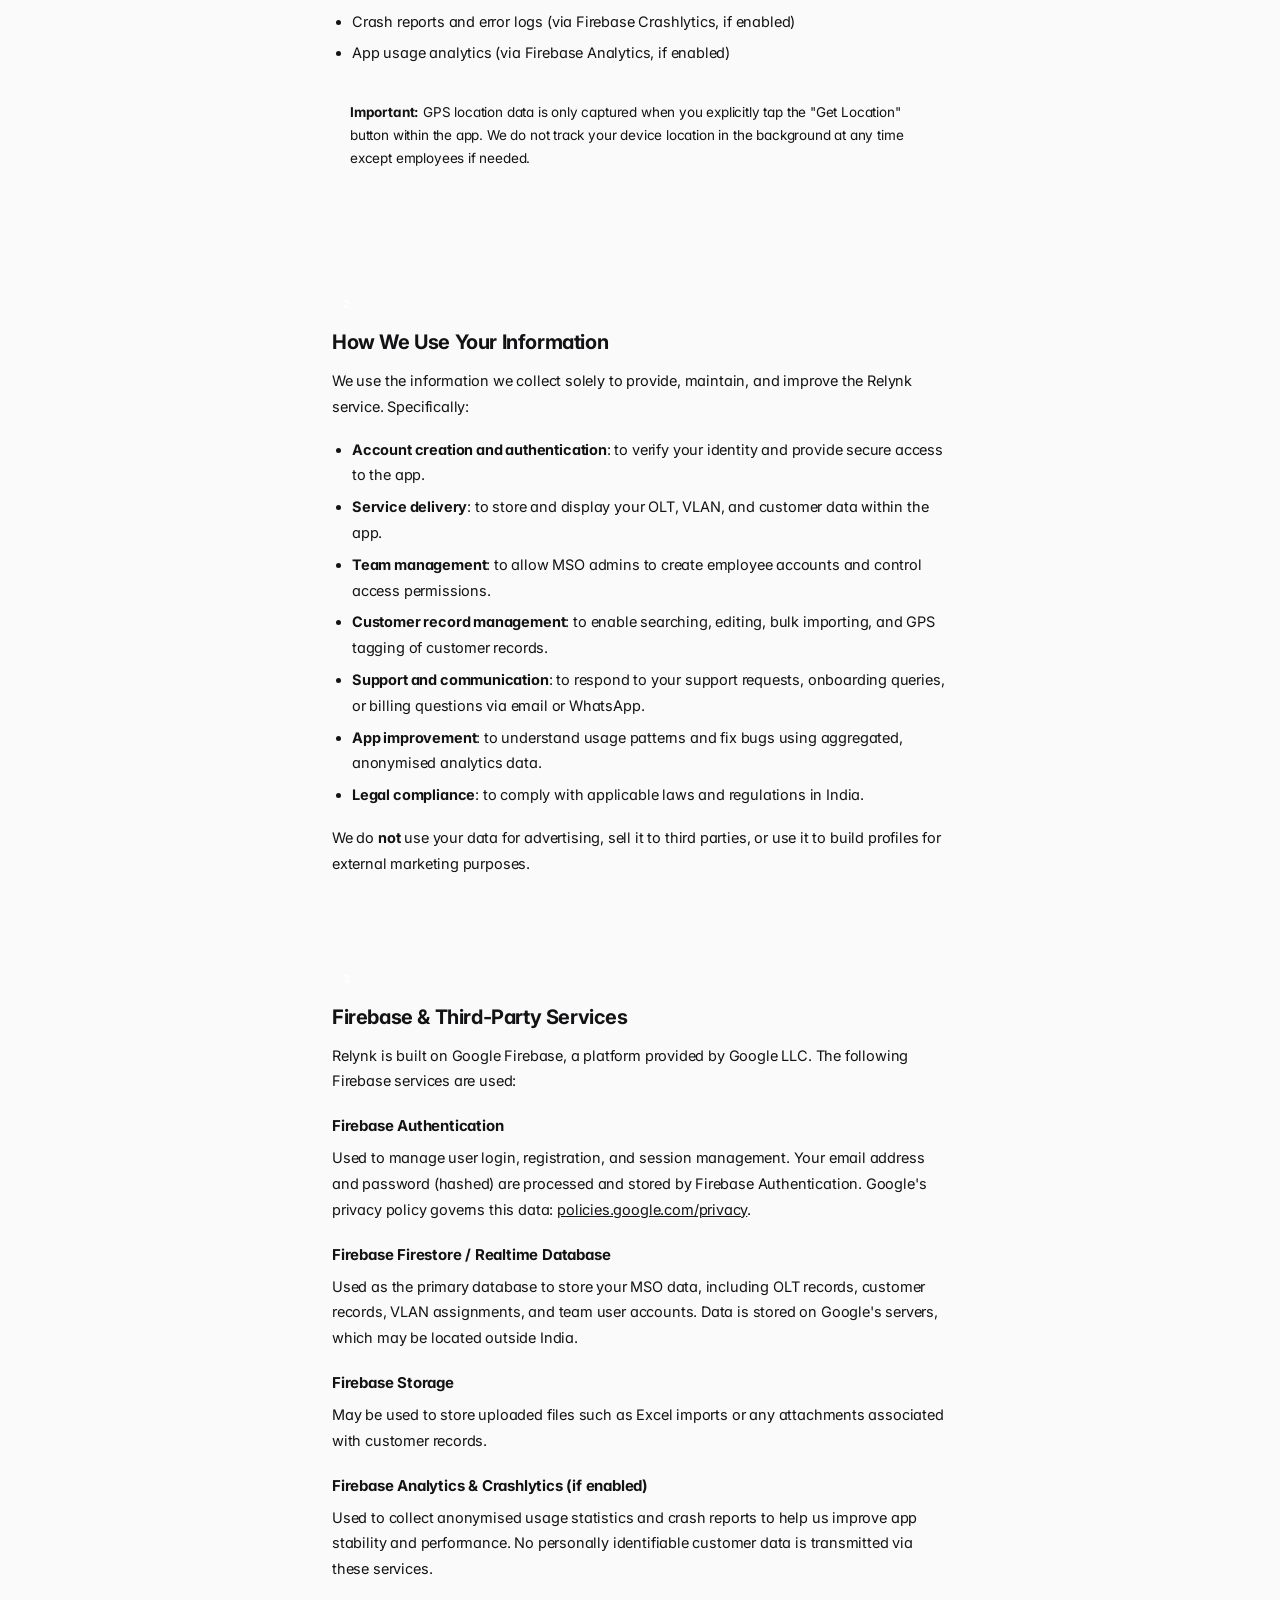
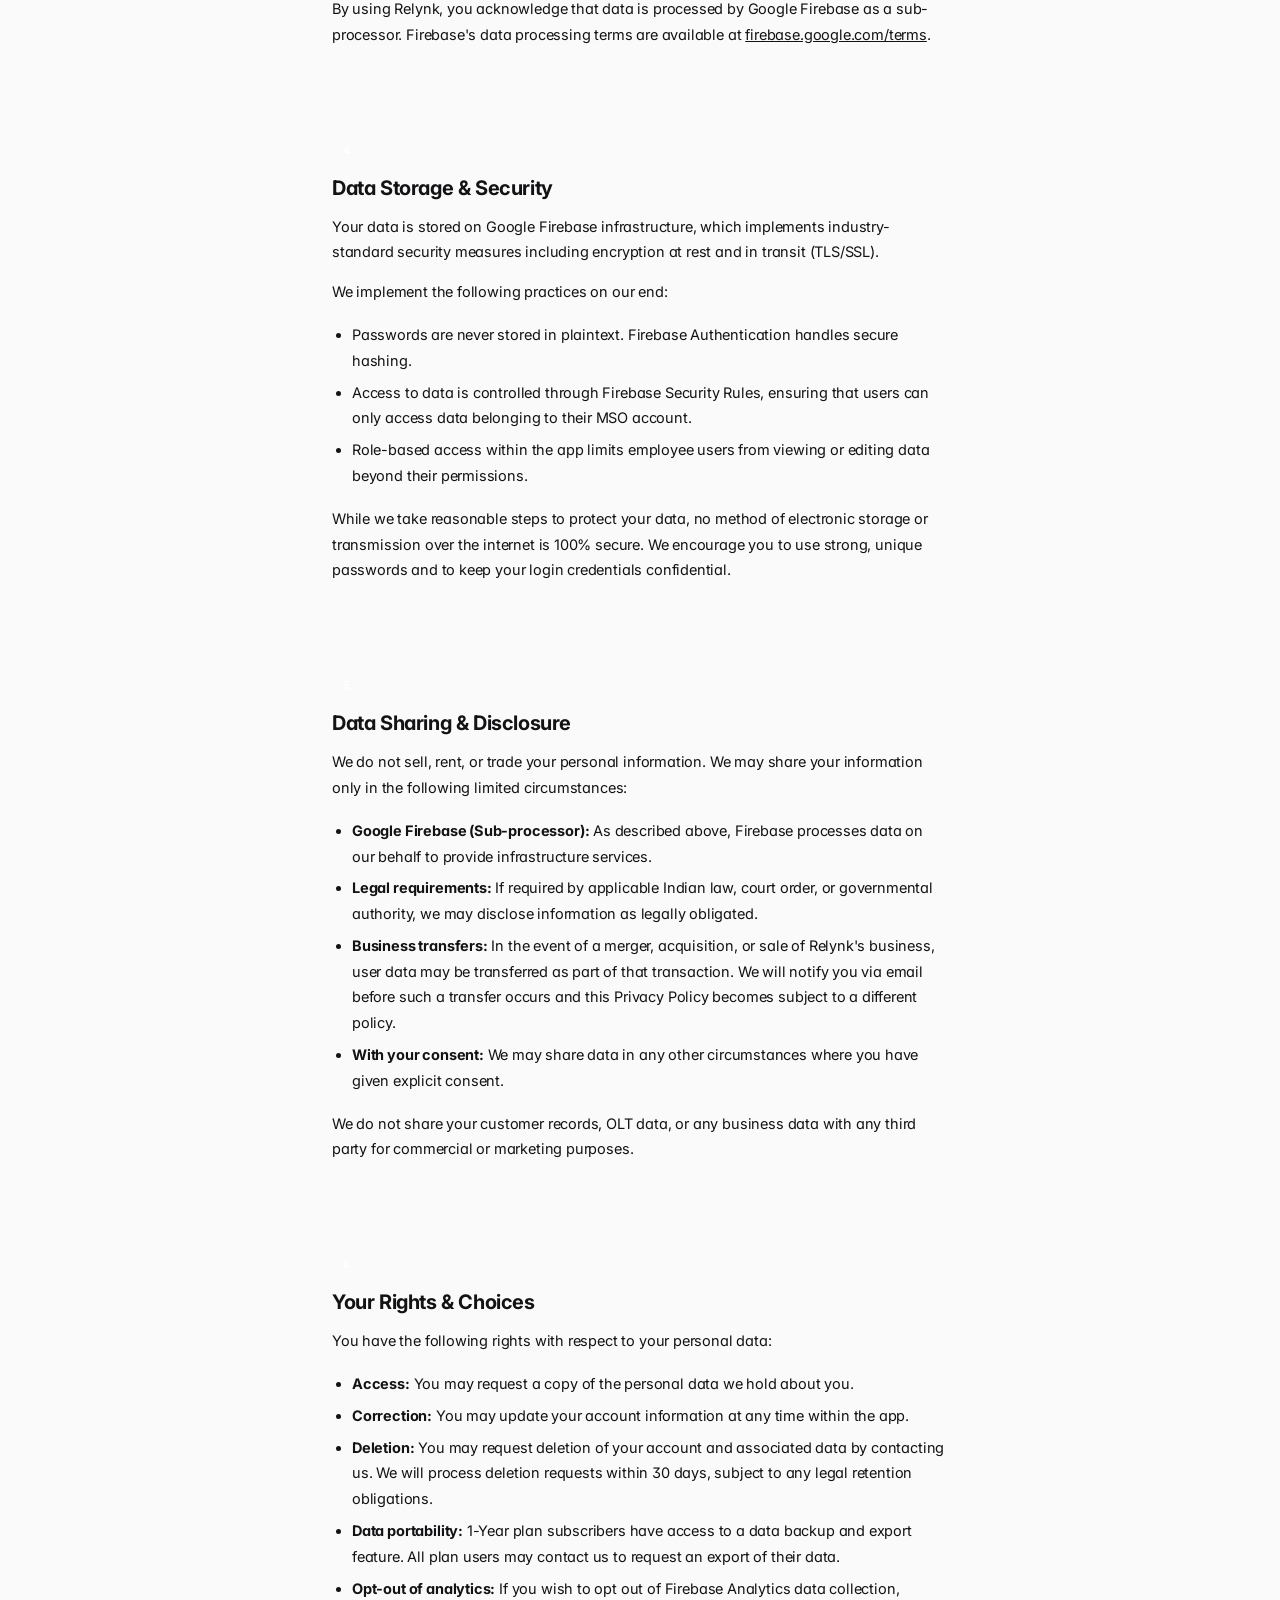
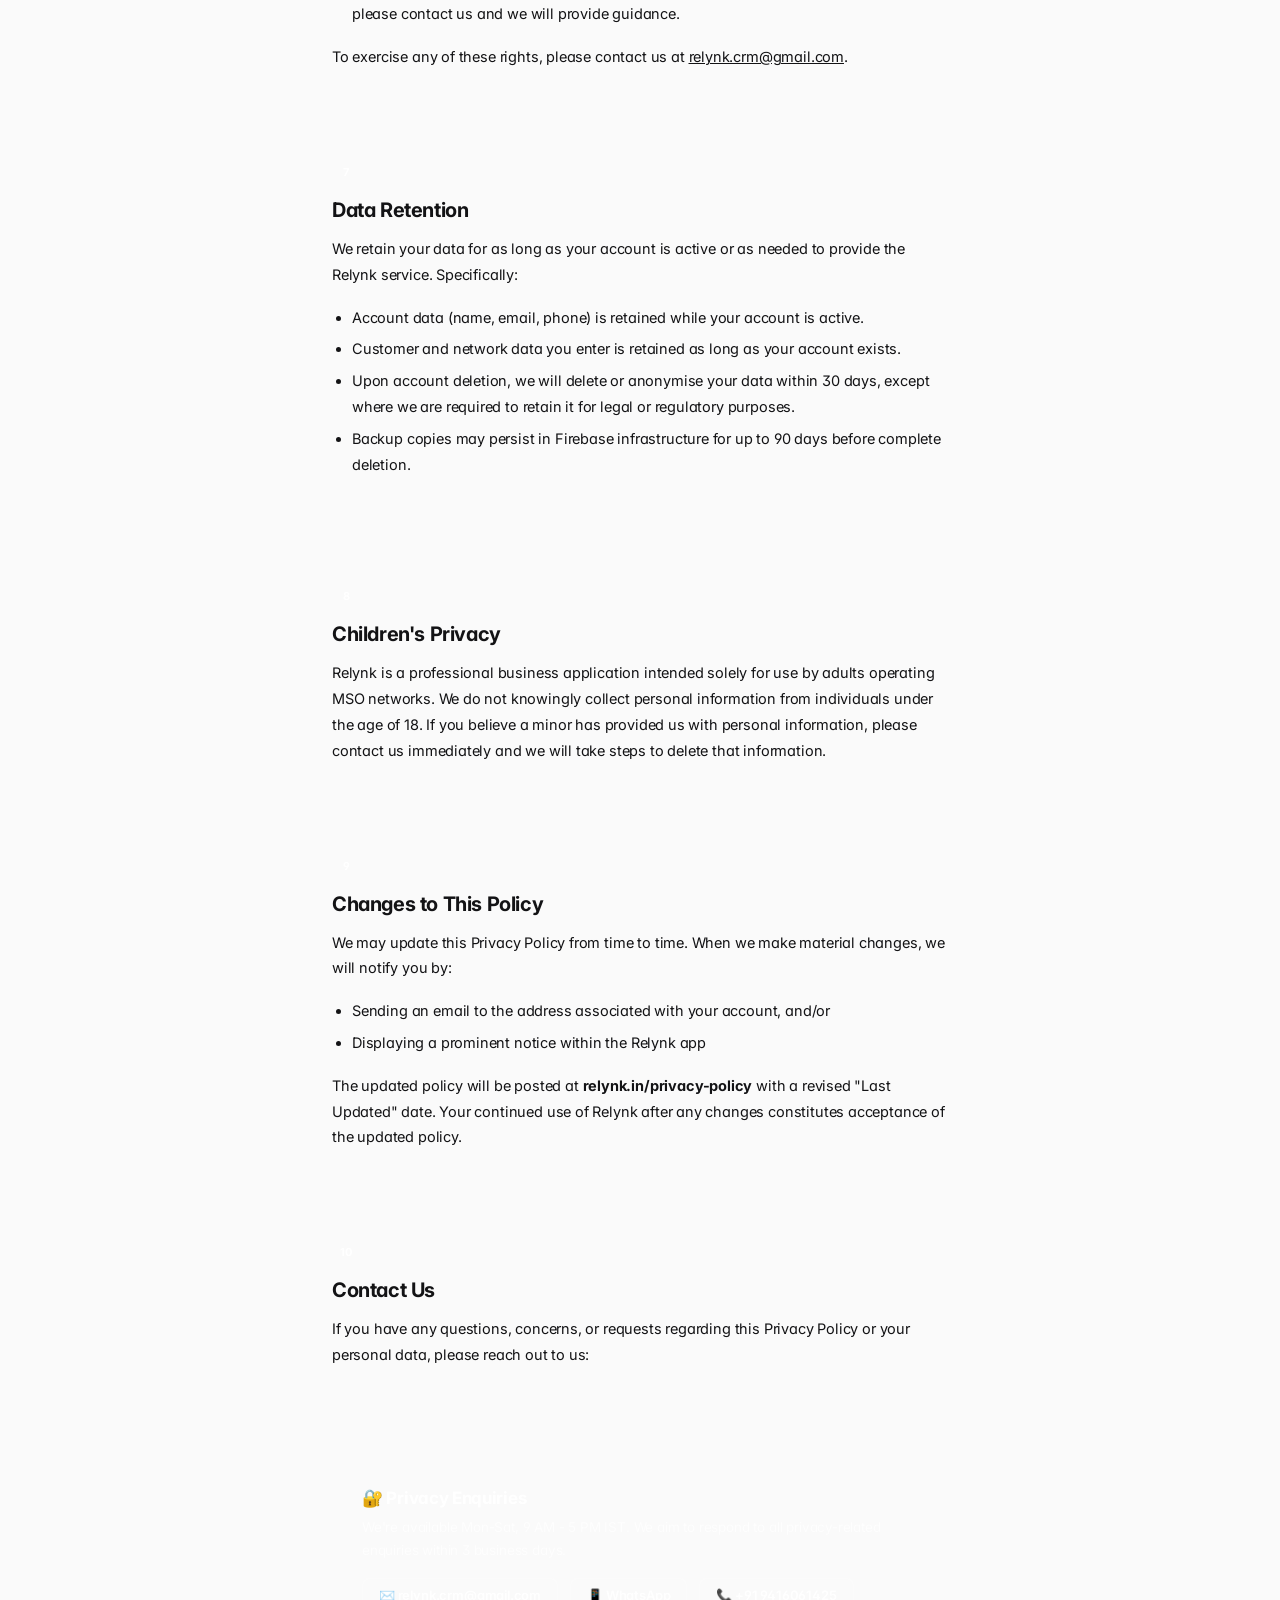
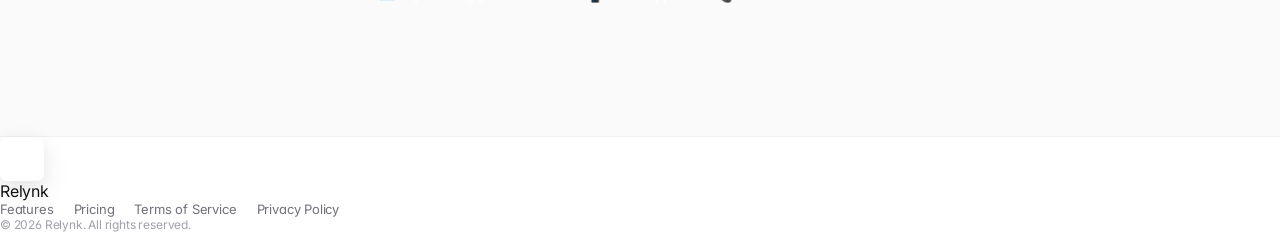
<file: privacy-policy.html>
<!DOCTYPE html>
<html lang="en">
<head>
  <meta charset="UTF-8" />
  <meta name="viewport" content="width=device-width, initial-scale=1.0" />
  <title>Privacy Policy - Relynk</title>
  <meta name="description" content="Privacy Policy for Relynk - MSO CRM App">
  <link rel="icon" type="image/x-icon" href="./icon.jpg">
  <link rel="preconnect" href="https://fonts.googleapis.com" />
  <link rel="preconnect" href="https://fonts.gstatic.com" crossorigin />
  <link href="https://fonts.googleapis.com/css2?family=Inter:wght@400;500;600;700;800&display=swap" rel="stylesheet" />
  <link rel="stylesheet" href="style.css" />
  <style>
    .policy-hero {
      background: var(--gradient-hero);
      border-bottom: 1px solid var(--border);
      padding: 72px 52px 56px;
      position: relative;
      overflow: hidden;
    }
    .policy-hero::before {
      content: '';
      position: absolute;
      top: -100px; right: -100px;
      width: 400px; height: 400px;
      background: radial-gradient(circle, rgba(59,108,245,0.06) 0%, transparent 70%);
      pointer-events: none;
    }
    .policy-hero-inner {
      max-width: 720px;
      margin: 0 auto;
      position: relative;
      z-index: 1;
    }
    .policy-hero-inner .section-tag { margin-bottom: 14px; }
    .policy-hero-inner h1 {
      font-family: var(--font);
      font-size: clamp(28px, 3.5vw, 44px);
      font-weight: 800;
      letter-spacing: -1px;
      line-height: 1.08;
      color: var(--text);
      margin-bottom: 14px;
    }
    .policy-hero-inner p {
      font-size: 15px;
      color: var(--text-dim);
      line-height: 1.72;
      max-width: 560px;
    }
    .policy-meta {
      display: flex;
      gap: 20px;
      margin-top: 22px;
      flex-wrap: wrap;
    }
    .policy-meta-item {
      display: flex;
      align-items: center;
      gap: 7px;
      font-size: 12.5px;
      color: var(--text-muted);
    }
    .policy-meta-dot {
      width: 6px; height: 6px;
      border-radius: 50%;
      background: var(--accent);
    }
    .policy-body {
      max-width: 720px;
      margin: 0 auto;
      padding: 56px 52px 96px;
    }
    .policy-toc {
      background: var(--navy-pale);
      border: 1px solid #c7d5ef;
      border-radius: 14px;
      padding: 22px 26px;
      margin-bottom: 48px;
    }
    .policy-toc-title {
      font-size: 11px;
      font-weight: 700;
      text-transform: uppercase;
      letter-spacing: 1.4px;
      color: var(--accent);
      margin-bottom: 12px;
    }
    .policy-toc ol {
      margin: 0; padding-left: 18px;
      display: grid;
      grid-template-columns: 1fr 1fr;
      gap: 4px 24px;
    }
    .policy-toc li {
      font-size: 13px;
      color: var(--navy);
      padding: 3px 0;
    }
    .policy-toc a {
      color: var(--navy);
      text-decoration: none;
      font-weight: 500;
      transition: color .15s;
    }
    .policy-toc a:hover { color: var(--accent); }
    .policy-section {
      margin-bottom: 44px;
      padding-bottom: 44px;
      border-bottom: 1px solid var(--border);
    }
    .policy-section:last-child {
      border-bottom: none;
      margin-bottom: 0;
      padding-bottom: 0;
    }
    .policy-section-num {
      display: inline-flex;
      align-items: center;
      justify-content: center;
      width: 28px; height: 28px;
      background: var(--navy);
      color: white;
      border-radius: 8px;
      font-size: 11px;
      font-weight: 700;
      margin-bottom: 12px;
    }
    .policy-section h2 {
      font-family: var(--font);
      font-size: 20px;
      font-weight: 700;
      letter-spacing: -0.4px;
      color: var(--text);
      margin-bottom: 14px;
    }
    .policy-section p {
      font-size: 14.5px;
      color: var(--text-dim);
      line-height: 1.78;
      margin-bottom: 14px;
    }
    .policy-section p:last-child { margin-bottom: 0; }
    .policy-section ul, .policy-section ol {
      margin: 10px 0 14px 20px;
    }
    .policy-section li {
      font-size: 14.5px;
      color: var(--text-dim);
      line-height: 1.78;
      padding: 3px 0;
    }
    .policy-section h3 {
      font-size: 15px;
      font-weight: 700;
      color: var(--text);
      margin: 22px 0 10px;
      letter-spacing: -0.2px;
    }
    .policy-highlight {
      background: var(--orange-pale);
      border-left: 3px solid var(--orange);
      border-radius: 0 10px 10px 0;
      padding: 14px 18px;
      margin: 18px 0;
      font-size: 13.5px;
      color: var(--text-dim);
      line-height: 1.7;
    }
    .policy-highlight strong { color: var(--orange); }
    .policy-contact-box {
      background: var(--navy);
      border-radius: 16px;
      padding: 28px 30px;
      color: white;
      margin-top: 48px;
    }
    .policy-contact-box h3 {
      font-family: var(--font);
      font-size: 17px;
      font-weight: 700;
      margin-bottom: 8px;
      letter-spacing: -0.3px;
    }
    .policy-contact-box p {
      font-size: 13.5px;
      color: rgba(255,255,255,.7);
      line-height: 1.7;
      margin-bottom: 16px;
    }
    .policy-contact-links {
      display: flex;
      gap: 12px;
      flex-wrap: wrap;
    }
    .policy-contact-link {
      background: rgba(255,255,255,.1);
      border: 1px solid rgba(255,255,255,.18);
      color: white;
      padding: 8px 16px;
      border-radius: 8px;
      font-size: 13px;
      font-weight: 600;
      text-decoration: none;
      transition: background .15s;
    }
    .policy-contact-link:hover { background: rgba(255,255,255,.18); }
    @media(max-width:768px) {
      .policy-hero { padding: 52px 24px 40px; }
      .policy-body { padding: 40px 24px 72px; }
      .policy-toc ol { grid-template-columns: 1fr; }
    }
  </style>
</head>
<body>

  <!-- NAV -->
  <nav>
    <a href="index.html" class="nav-logo">
      <img class="logo-img" src="./icon.png" alt="Relynk logo" />
      <span class="logo-word">Relynk</span>
    </a>
    <div class="nav-links">
      <a href="index.html#features">Features</a>
      <a href="index.html#pricing">Pricing</a>
      <a href="term-of-service.html">Terms</a>
    </div>
    <a href="index.html" class="btn-dl">← Back to Home</a>
  </nav>

  <!-- HERO -->
  <div class="policy-hero">
    <div class="policy-hero-inner">
      <div class="section-tag">Legal</div>
      <h1>Privacy Policy</h1>
      <p>This policy explains how Relynk collects, uses, and protects your information when you use our MSO CRM application and related services.</p>
      <div class="policy-meta">
        <div class="policy-meta-item">
          <div class="policy-meta-dot"></div>
          Effective Date: April 8, 2026
        </div>
        <div class="policy-meta-item">
          <div class="policy-meta-dot"></div>
          Last Updated: April 8, 2026
        </div>
        <div class="policy-meta-item">
          <div class="policy-meta-dot"></div>
          Applies to: Relynk Android App & Website
        </div>
      </div>
    </div>
  </div>

  <!-- BODY -->
  <div class="policy-body">

    <!-- TOC -->
    <div class="policy-toc">
      <div class="policy-toc-title">Table of Contents</div>
      <ol>
        <li><a href="#s1">Information We Collect</a></li>
        <li><a href="#s2">How We Use Your Information</a></li>
        <li><a href="#s3">Firebase & Third-Party Services</a></li>
        <li><a href="#s4">Data Storage & Security</a></li>
        <li><a href="#s5">Data Sharing & Disclosure</a></li>
        <li><a href="#s6">Your Rights & Choices</a></li>
        <li><a href="#s7">Data Retention</a></li>
        <li><a href="#s8">Children's Privacy</a></li>
        <li><a href="#s9">Changes to This Policy</a></li>
        <li><a href="#s10">Contact Us</a></li>
      </ol>
    </div>

    <!-- Section 1 -->
    <div class="policy-section" id="s1">
      <div class="policy-section-num">1</div>
      <h2>Information We Collect</h2>
      <p>Relynk is a CRM application built for Multi System Operator (MSO) admins. To provide our services, we collect several categories of information.</p>

      <h3>Account & Identity Information</h3>
      <p>When you register for a Relynk account or are added as a team member by an MSO admin, we collect:</p>
      <ul>
        <li>Full name</li>
        <li>Email address</li>
        <li>Mobile phone number</li>
        <li>Password (stored in encrypted/hashed form via Firebase Authentication)</li>
        <li>Role (Admin or Employee)</li>
      </ul>

      <h3>Customer & Network Data</h3>
      <p>As an MSO admin, you enter and manage data about your network and end-customers. This includes:</p>
      <ul>
        <li>Customer names, phone numbers (mobile and landline), and addresses</li>
        <li>VLAN assignments, OLT names, and optical signal ranges</li>
        <li>ISP association for each customer</li>
        <li>GPS coordinates (latitude and longitude) captured via your device's location service at the time of customer onboarding</li>
        <li>Customer status (active or inactive)</li>
        <li>Data imported via Excel bulk upload</li>
      </ul>

      <h3>Device & Usage Information</h3>
      <p>We may automatically collect certain technical data when you use the Relynk app, including:</p>
      <ul>
        <li>Device type, operating system version, and app version</li>
        <li>IP address and general location (country/region)</li>
        <li>Crash reports and error logs (via Firebase Crashlytics, if enabled)</li>
        <li>App usage analytics (via Firebase Analytics, if enabled)</li>
      </ul>

      <div class="policy-highlight">
        <strong>Important:</strong> GPS location data is only captured when you explicitly tap the "Get Location" button within the app. We do not track your device location in the background at any time except employees if needed.
      </div>
    </div>

    <!-- Section 2 -->
    <div class="policy-section" id="s2">
      <div class="policy-section-num">2</div>
      <h2>How We Use Your Information</h2>
      <p>We use the information we collect solely to provide, maintain, and improve the Relynk service. Specifically:</p>
      <ul>
        <li><strong>Account creation and authentication</strong>: to verify your identity and provide secure access to the app.</li>
        <li><strong>Service delivery</strong>: to store and display your OLT, VLAN, and customer data within the app.</li>
        <li><strong>Team management</strong>: to allow MSO admins to create employee accounts and control access permissions.</li>
        <li><strong>Customer record management</strong>: to enable searching, editing, bulk importing, and GPS tagging of customer records.</li>
        <li><strong>Support and communication</strong>: to respond to your support requests, onboarding queries, or billing questions via email or WhatsApp.</li>
        <li><strong>App improvement</strong>: to understand usage patterns and fix bugs using aggregated, anonymised analytics data.</li>
        <li><strong>Legal compliance</strong>: to comply with applicable laws and regulations in India.</li>
      </ul>
      <p>We do <strong>not</strong> use your data for advertising, sell it to third parties, or use it to build profiles for external marketing purposes.</p>
    </div>

    <!-- Section 3 -->
    <div class="policy-section" id="s3">
      <div class="policy-section-num">3</div>
      <h2>Firebase & Third-Party Services</h2>
      <p>Relynk is built on Google Firebase, a platform provided by Google LLC. The following Firebase services are used:</p>

      <h3>Firebase Authentication</h3>
      <p>Used to manage user login, registration, and session management. Your email address and password (hashed) are processed and stored by Firebase Authentication. Google's privacy policy governs this data: <a href="https://policies.google.com/privacy" target="_blank" style="color:var(--accent);">policies.google.com/privacy</a>.</p>

      <h3>Firebase Firestore / Realtime Database</h3>
      <p>Used as the primary database to store your MSO data, including OLT records, customer records, VLAN assignments, and team user accounts. Data is stored on Google's servers, which may be located outside India.</p>

      <h3>Firebase Storage</h3>
      <p>May be used to store uploaded files such as Excel imports or any attachments associated with customer records.</p>

      <h3>Firebase Analytics & Crashlytics (if enabled)</h3>
      <p>Used to collect anonymised usage statistics and crash reports to help us improve app stability and performance. No personally identifiable customer data is transmitted via these services.</p>

      <p>By using Relynk, you acknowledge that data is processed by Google Firebase as a sub-processor. Firebase's data processing terms are available at <a href="https://firebase.google.com/terms/data-processing-terms" target="_blank" style="color:var(--accent);">firebase.google.com/terms</a>.</p>
    </div>

    <!-- Section 4 -->
    <div class="policy-section" id="s4">
      <div class="policy-section-num">4</div>
      <h2>Data Storage & Security</h2>
      <p>Your data is stored on Google Firebase infrastructure, which implements industry-standard security measures including encryption at rest and in transit (TLS/SSL).</p>
      <p>We implement the following practices on our end:</p>
      <ul>
        <li>Passwords are never stored in plaintext. Firebase Authentication handles secure hashing.</li>
        <li>Access to data is controlled through Firebase Security Rules, ensuring that users can only access data belonging to their MSO account.</li>
        <li>Role-based access within the app limits employee users from viewing or editing data beyond their permissions.</li>
      </ul>
      <p>While we take reasonable steps to protect your data, no method of electronic storage or transmission over the internet is 100% secure. We encourage you to use strong, unique passwords and to keep your login credentials confidential.</p>
    </div>

    <!-- Section 5 -->
    <div class="policy-section" id="s5">
      <div class="policy-section-num">5</div>
      <h2>Data Sharing & Disclosure</h2>
      <p>We do not sell, rent, or trade your personal information. We may share your information only in the following limited circumstances:</p>
      <ul>
        <li><strong>Google Firebase (Sub-processor):</strong> As described above, Firebase processes data on our behalf to provide infrastructure services.</li>
        <li><strong>Legal requirements:</strong> If required by applicable Indian law, court order, or governmental authority, we may disclose information as legally obligated.</li>
        <li><strong>Business transfers:</strong> In the event of a merger, acquisition, or sale of Relynk's business, user data may be transferred as part of that transaction. We will notify you via email before such a transfer occurs and this Privacy Policy becomes subject to a different policy.</li>
        <li><strong>With your consent:</strong> We may share data in any other circumstances where you have given explicit consent.</li>
      </ul>
      <p>We do not share your customer records, OLT data, or any business data with any third party for commercial or marketing purposes.</p>
    </div>

    <!-- Section 6 -->
    <div class="policy-section" id="s6">
      <div class="policy-section-num">6</div>
      <h2>Your Rights & Choices</h2>
      <p>You have the following rights with respect to your personal data:</p>
      <ul>
        <li><strong>Access:</strong> You may request a copy of the personal data we hold about you.</li>
        <li><strong>Correction:</strong> You may update your account information at any time within the app.</li>
        <li><strong>Deletion:</strong> You may request deletion of your account and associated data by contacting us. We will process deletion requests within 30 days, subject to any legal retention obligations.</li>
        <li><strong>Data portability:</strong> 1-Year plan subscribers have access to a data backup and export feature. All plan users may contact us to request an export of their data.</li>
        <li><strong>Opt-out of analytics:</strong> If you wish to opt out of Firebase Analytics data collection, please contact us and we will provide guidance.</li>
      </ul>
      <p>To exercise any of these rights, please contact us at <a href="mailto:relynk.crm@gmail.com" style="color:var(--accent);">relynk.crm@gmail.com</a>.</p>
    </div>

    <!-- Section 7 -->
    <div class="policy-section" id="s7">
      <div class="policy-section-num">7</div>
      <h2>Data Retention</h2>
      <p>We retain your data for as long as your account is active or as needed to provide the Relynk service. Specifically:</p>
      <ul>
        <li>Account data (name, email, phone) is retained while your account is active.</li>
        <li>Customer and network data you enter is retained as long as your account exists.</li>
        <li>Upon account deletion, we will delete or anonymise your data within 30 days, except where we are required to retain it for legal or regulatory purposes.</li>
        <li>Backup copies may persist in Firebase infrastructure for up to 90 days before complete deletion.</li>
      </ul>
    </div>

    <!-- Section 8 -->
    <div class="policy-section" id="s8">
      <div class="policy-section-num">8</div>
      <h2>Children's Privacy</h2>
      <p>Relynk is a professional business application intended solely for use by adults operating MSO networks. We do not knowingly collect personal information from individuals under the age of 18. If you believe a minor has provided us with personal information, please contact us immediately and we will take steps to delete that information.</p>
    </div>

    <!-- Section 9 -->
    <div class="policy-section" id="s9">
      <div class="policy-section-num">9</div>
      <h2>Changes to This Policy</h2>
      <p>We may update this Privacy Policy from time to time. When we make material changes, we will notify you by:</p>
      <ul>
        <li>Sending an email to the address associated with your account, and/or</li>
        <li>Displaying a prominent notice within the Relynk app</li>
      </ul>
      <p>The updated policy will be posted at <strong>relynk.in/privacy-policy</strong> with a revised "Last Updated" date. Your continued use of Relynk after any changes constitutes acceptance of the updated policy.</p>
    </div>

    <!-- Section 10 -->
    <div class="policy-section" id="s10">
      <div class="policy-section-num">10</div>
      <h2>Contact Us</h2>
      <p>If you have any questions, concerns, or requests regarding this Privacy Policy or your personal data, please reach out to us:</p>
    </div>

    <!-- Contact Box -->
    <div class="policy-contact-box">
      <h3>🔐 Privacy Enquiries</h3>
      <p>We're available Mon-Sat, 9 AM - 5 PM IST. We aim to respond to all privacy-related enquiries within 3 business days.</p>
      <div class="policy-contact-links">
        <a class="policy-contact-link" href="mailto:relynk.crm@gmail.com">✉️ relynk.crm@gmail.com</a>
        <a class="policy-contact-link" href="https://wa.me/919416061425" target="_blank">📱 WhatsApp</a>
        <a class="policy-contact-link" href="tel:+919416061425">📞 +91 9416061425</a>
      </div>
    </div>

  </div>

  <!-- FOOTER -->
  <footer>
    <div class="fl"><img class="logo-img sm" src="./icon.png" alt="Relynk logo" /> Relynk</div>
    <div class="flinks">
      <a href="index.html#features">Features</a>
      <a href="index.html#pricing">Pricing</a>
      <a href="term-of-service.html">Terms of Service</a>
      <a href="privacy-policy.html">Privacy Policy</a>
    </div>
    <div class="fc2">© 2026 Relynk. All rights reserved.</div>
  </footer>

  <script src="script.js"></script>
</body>
</html>
</file>
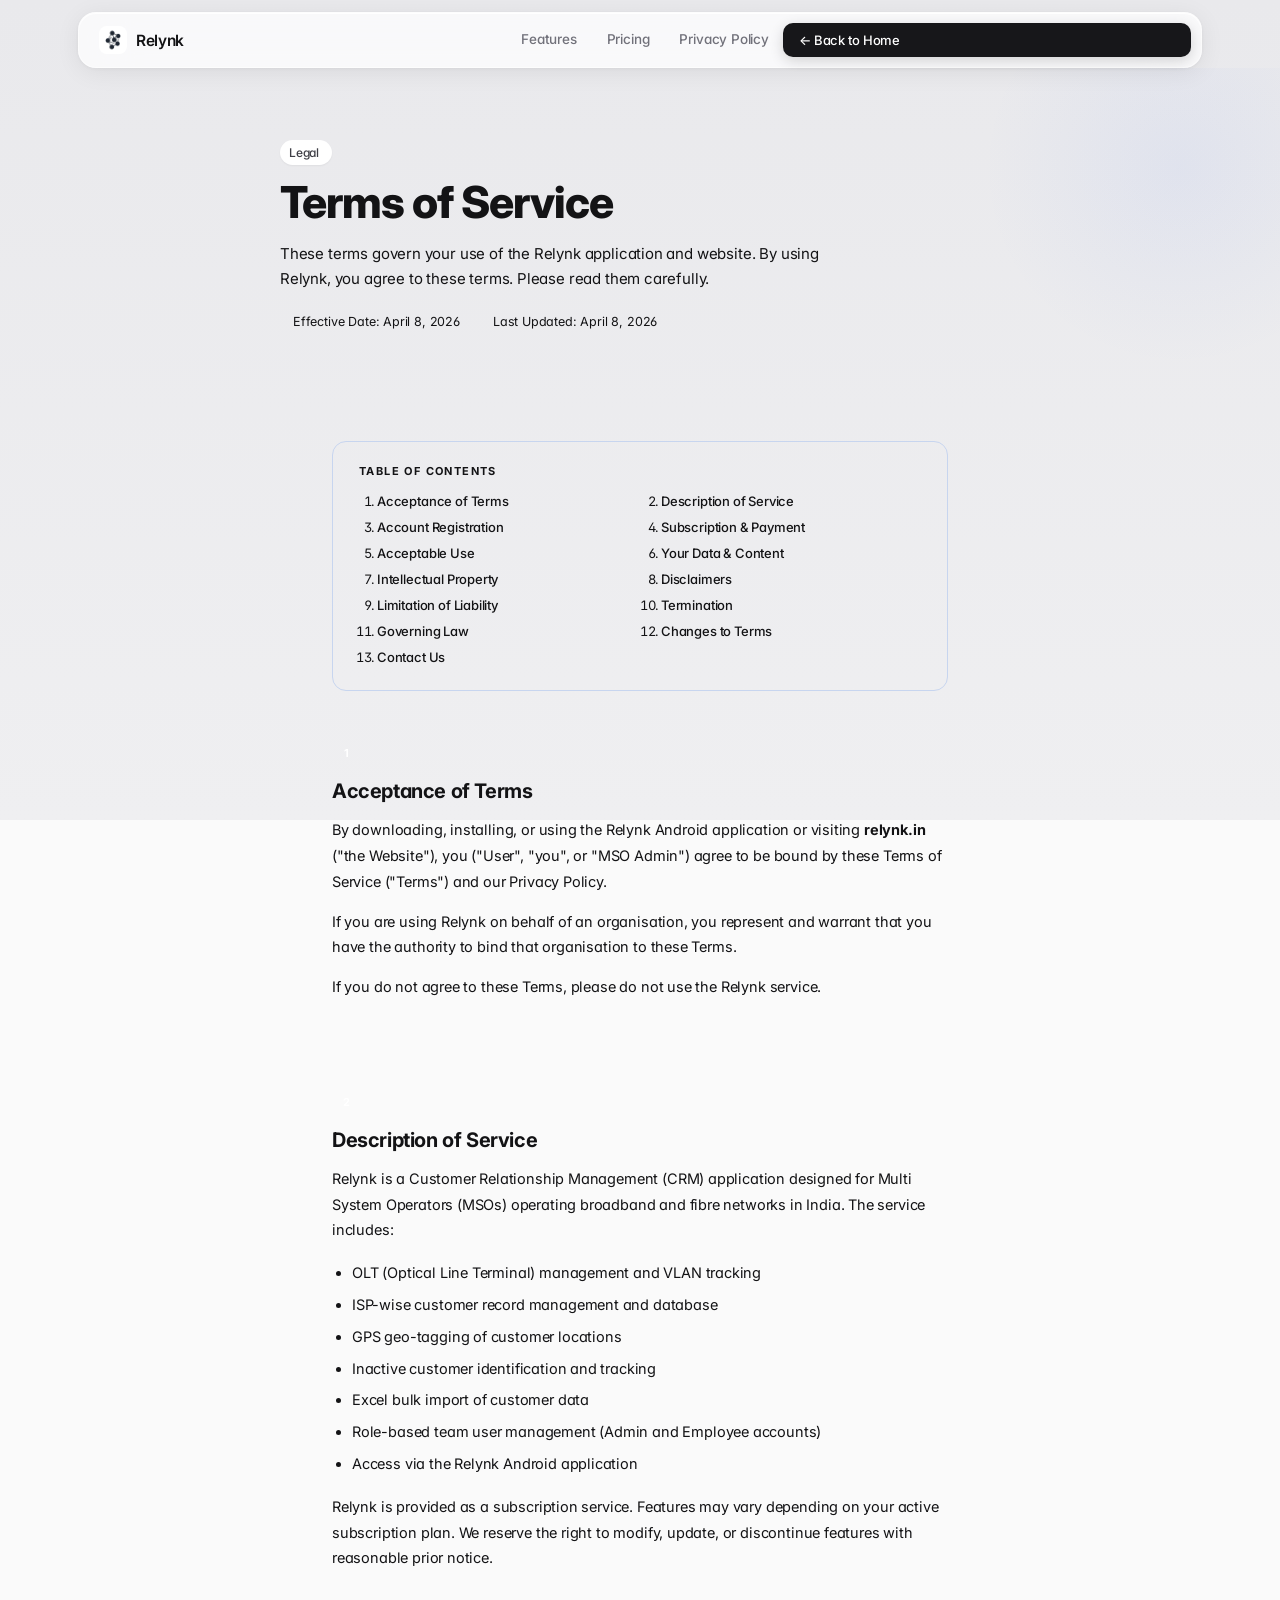
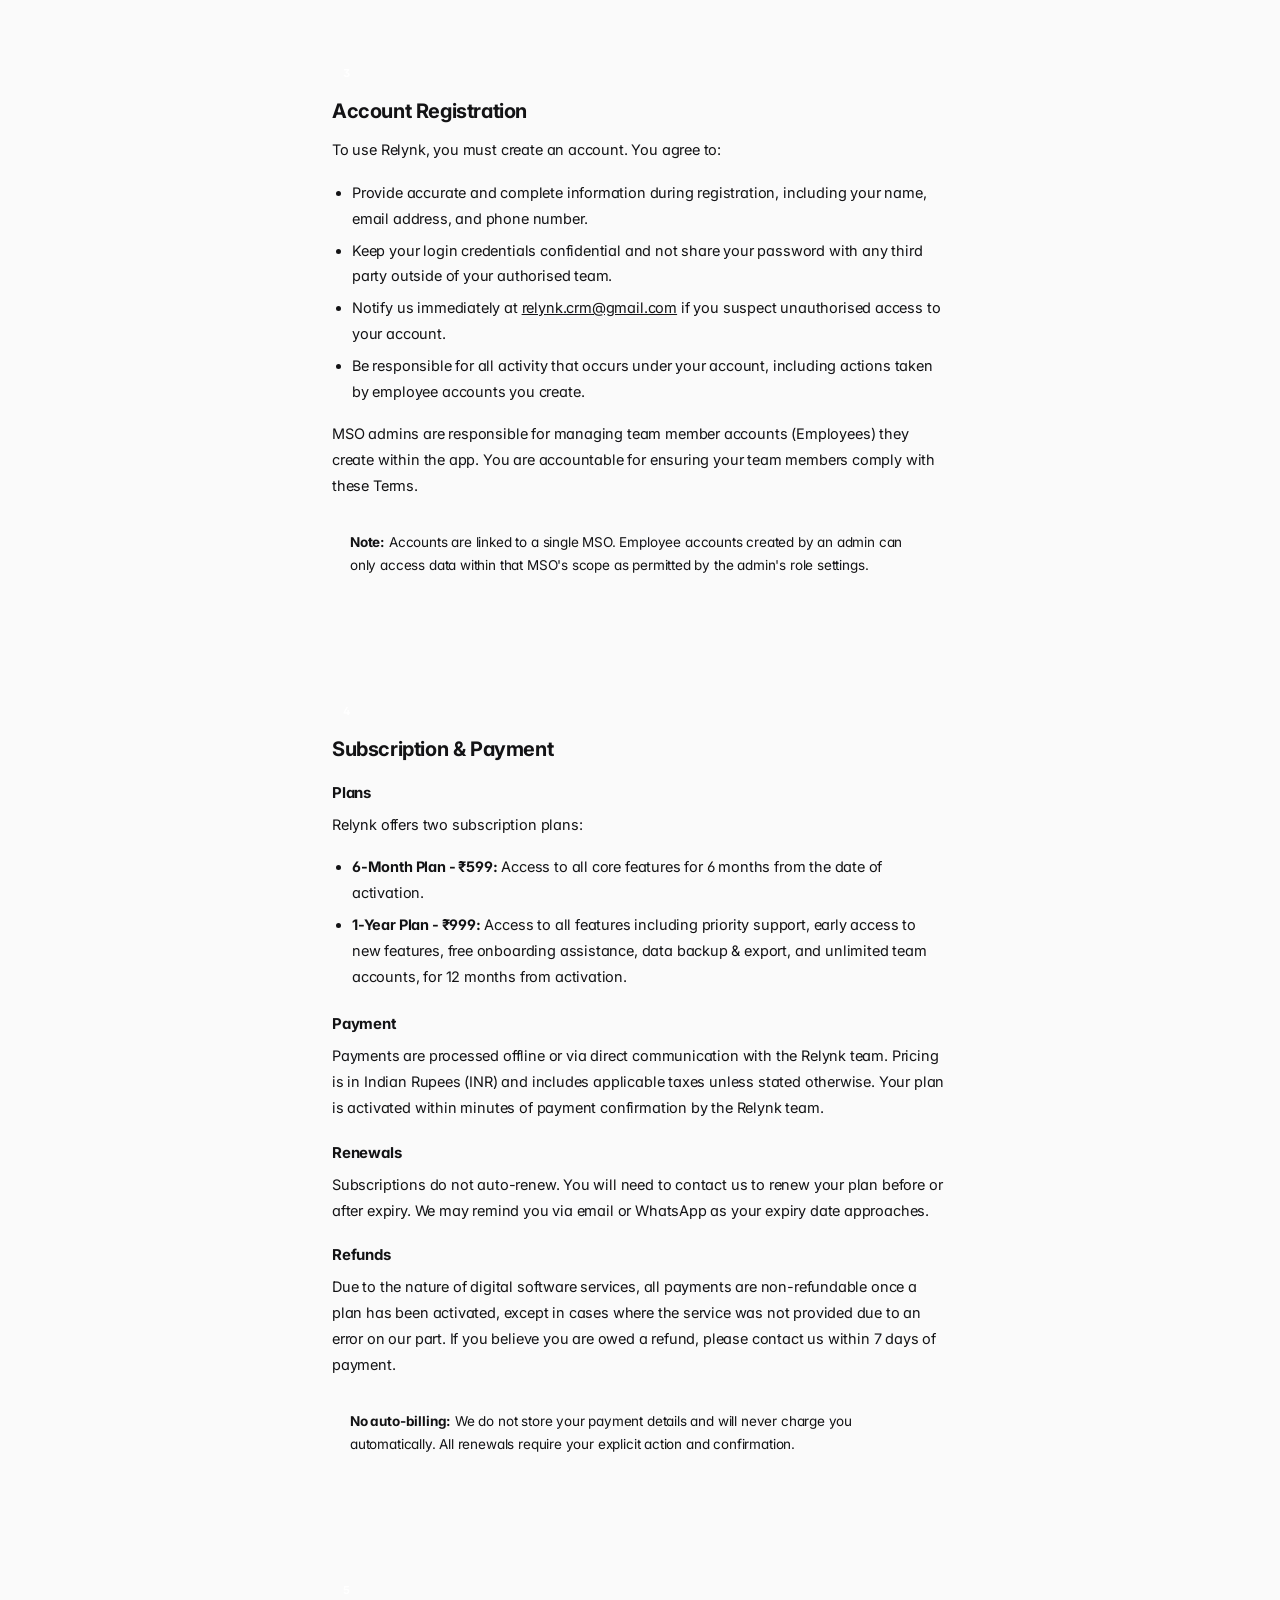
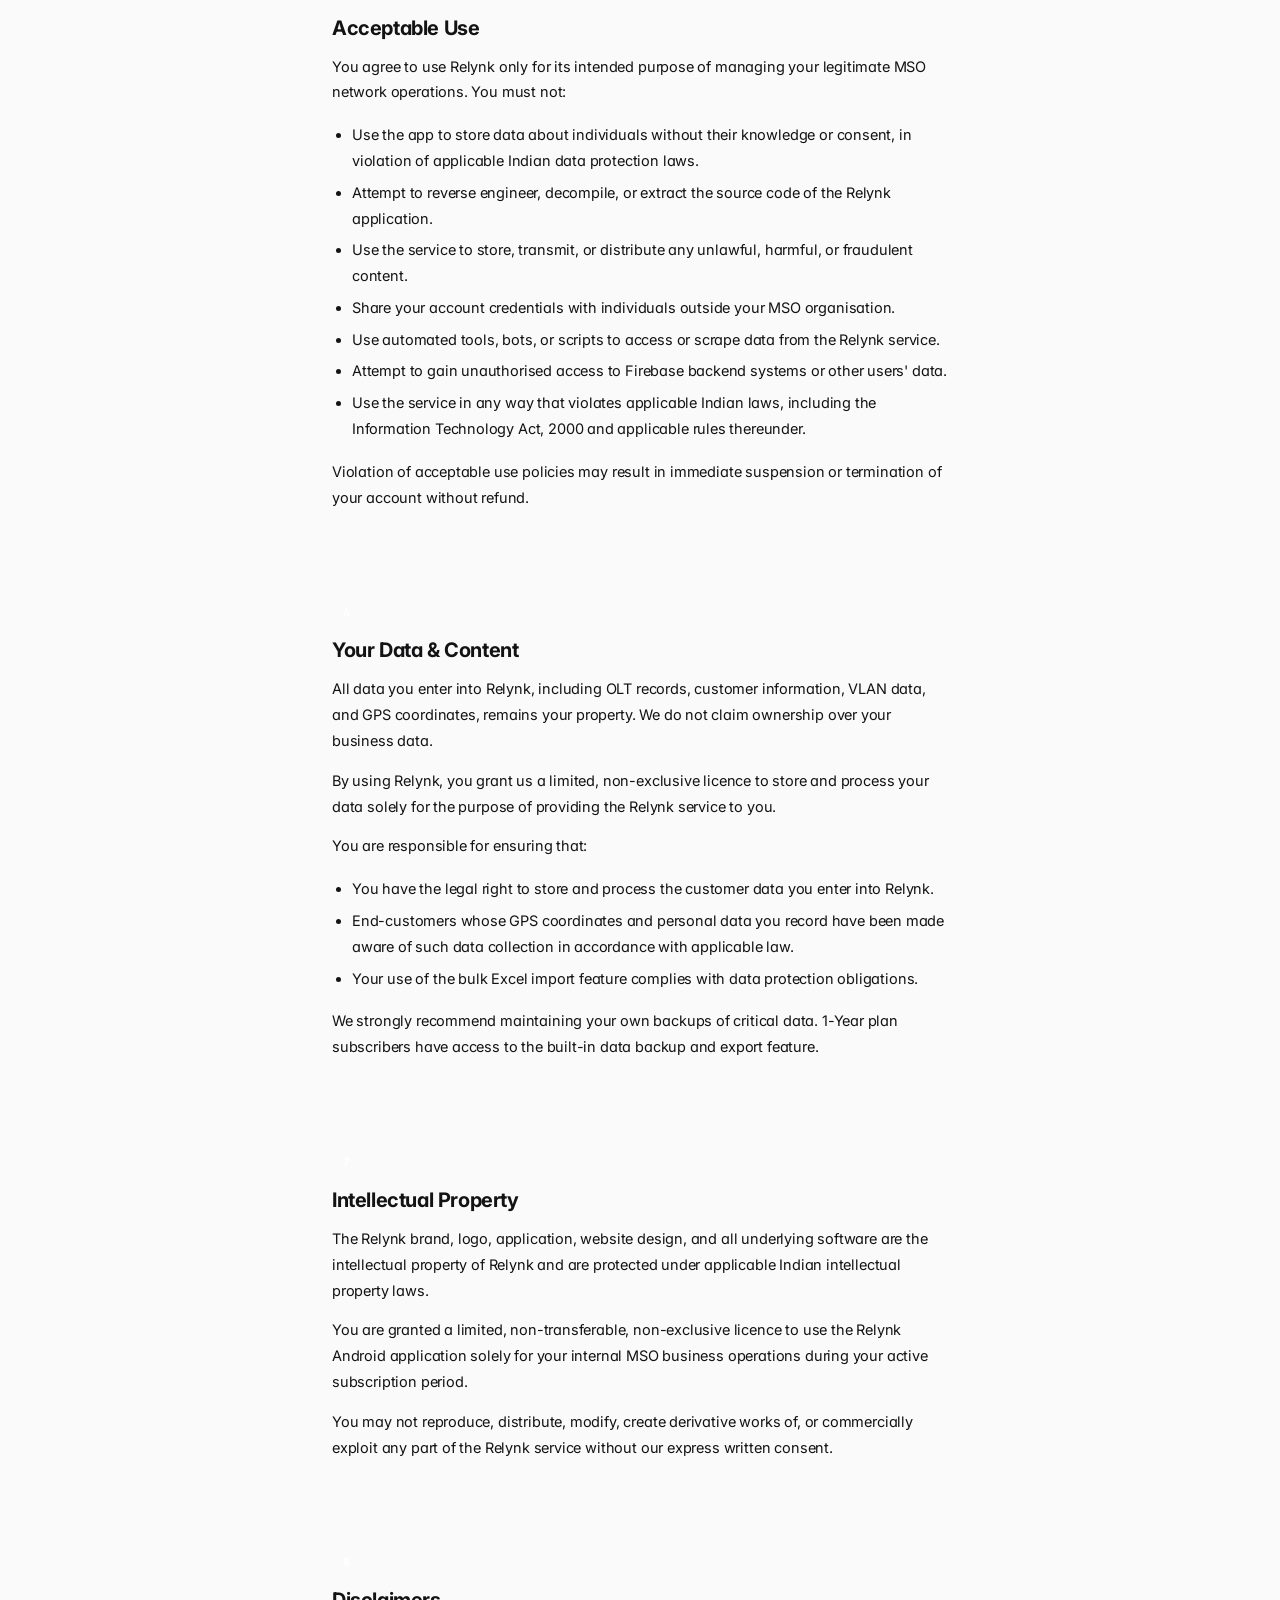
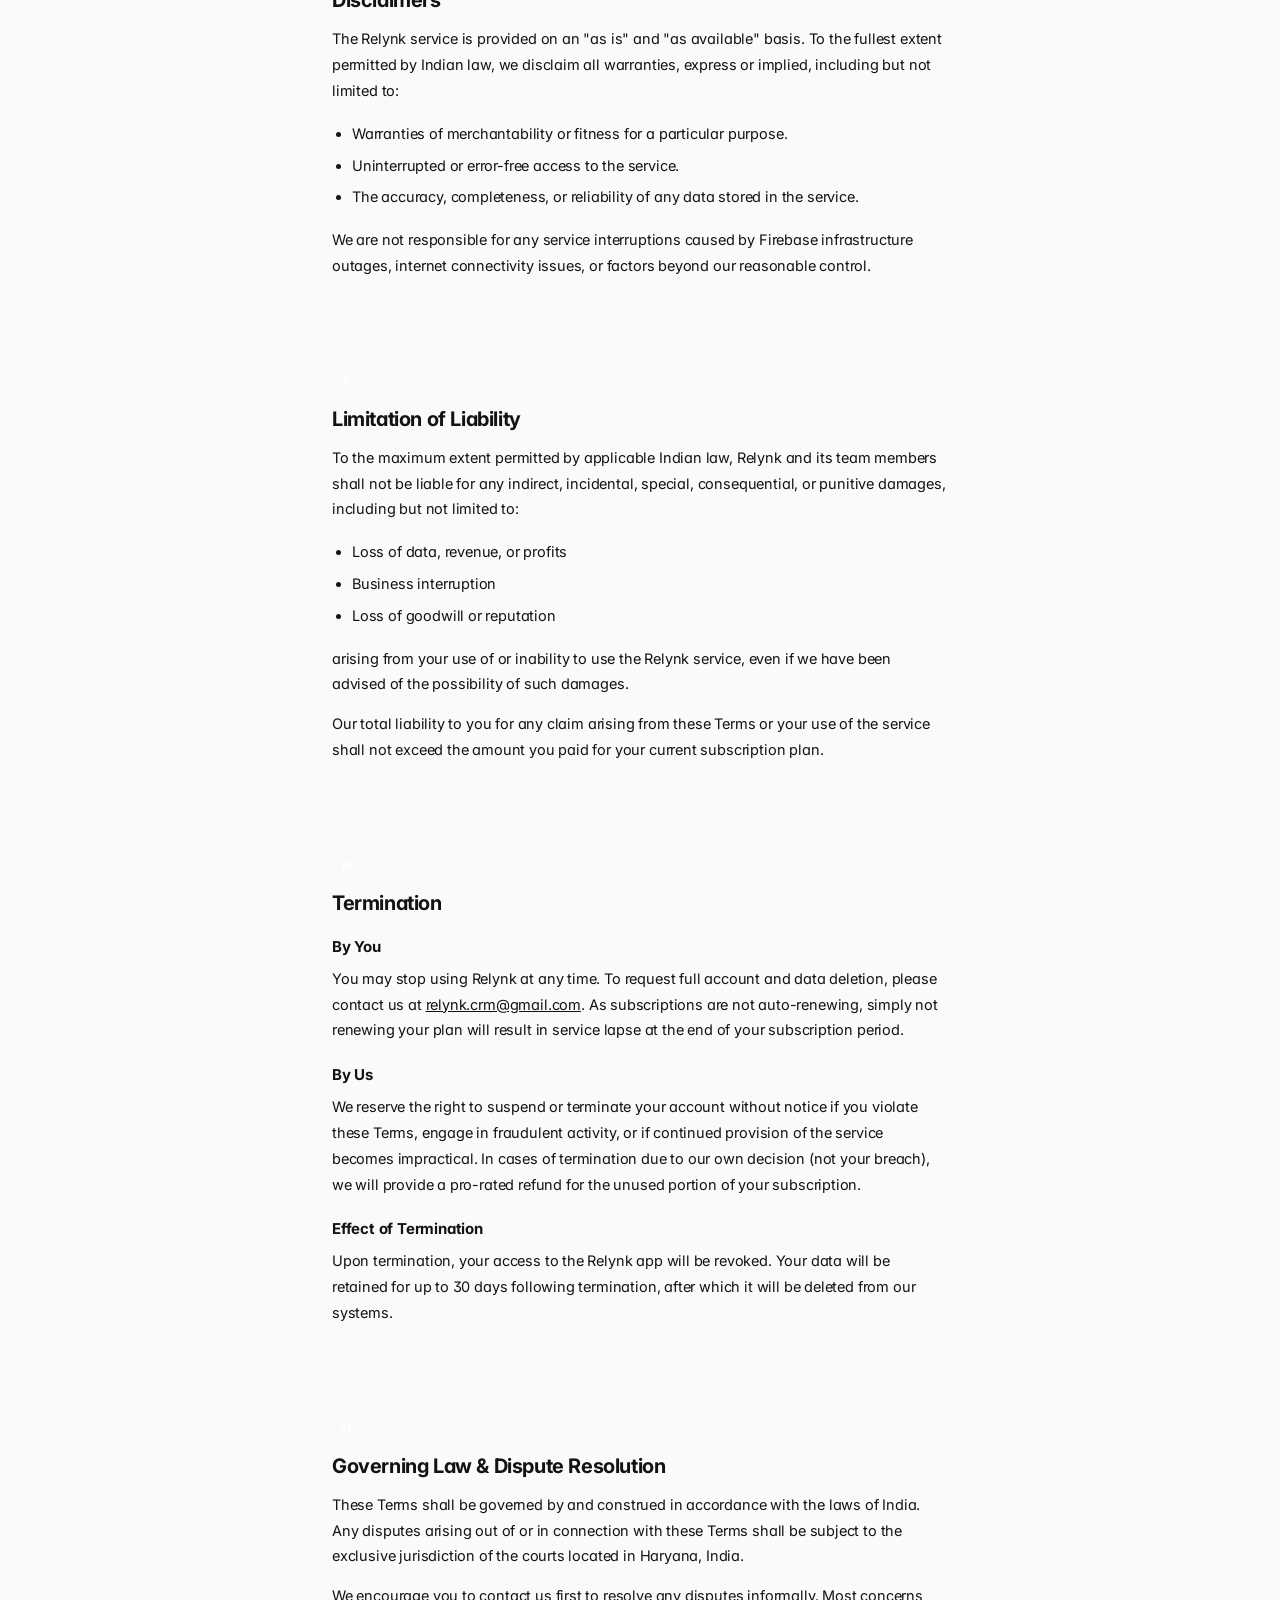
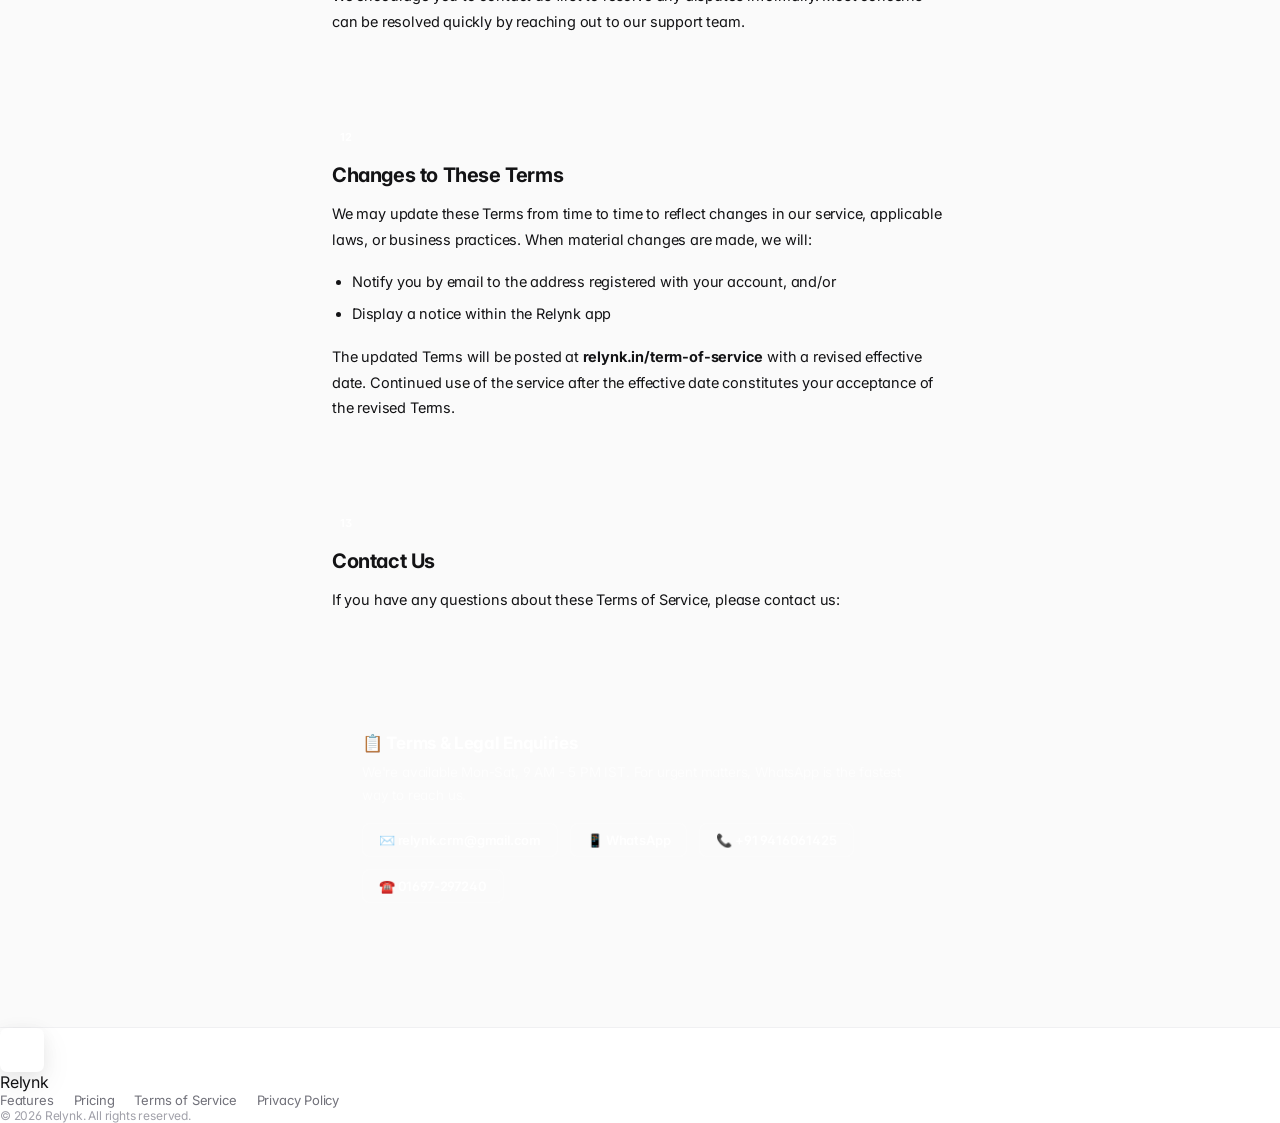
<file: term-of-service.html>
<!DOCTYPE html>
<html lang="en">
<head>
  <meta charset="UTF-8" />
  <meta name="viewport" content="width=device-width, initial-scale=1.0" />
  <title>Terms of Service - Relynk</title>
  <meta name="description" content="Terms of Service for Relynk - MSO CRM App">
  <link rel="icon" type="image/x-icon" href="./icon.jpg">
  <link rel="preconnect" href="https://fonts.googleapis.com" />
  <link rel="preconnect" href="https://fonts.gstatic.com" crossorigin />
  <link href="https://fonts.googleapis.com/css2?family=Inter:wght@400;500;600;700;800&display=swap" rel="stylesheet" />
  <link rel="stylesheet" href="style.css" />
  <style>
    .policy-hero {
      background: var(--gradient-hero);
      border-bottom: 1px solid var(--border);
      padding: 72px 52px 56px;
      position: relative;
      overflow: hidden;
    }
    .policy-hero::before {
      content: '';
      position: absolute;
      top: -100px; right: -100px;
      width: 400px; height: 400px;
      background: radial-gradient(circle, rgba(59,108,245,0.06) 0%, transparent 70%);
      pointer-events: none;
    }
    .policy-hero-inner {
      max-width: 720px;
      margin: 0 auto;
      position: relative;
      z-index: 1;
    }
    .policy-hero-inner .section-tag { margin-bottom: 14px; }
    .policy-hero-inner h1 {
      font-family: var(--font);
      font-size: clamp(28px, 3.5vw, 44px);
      font-weight: 800;
      letter-spacing: -1px;
      line-height: 1.08;
      color: var(--text);
      margin-bottom: 14px;
    }
    .policy-hero-inner p {
      font-size: 15px;
      color: var(--text-dim);
      line-height: 1.72;
      max-width: 560px;
    }
    .policy-meta {
      display: flex;
      gap: 20px;
      margin-top: 22px;
      flex-wrap: wrap;
    }
    .policy-meta-item {
      display: flex;
      align-items: center;
      gap: 7px;
      font-size: 12.5px;
      color: var(--text-muted);
    }
    .policy-meta-dot {
      width: 6px; height: 6px;
      border-radius: 50%;
      background: var(--accent);
    }
    .policy-body {
      max-width: 720px;
      margin: 0 auto;
      padding: 56px 52px 96px;
    }
    .policy-toc {
      background: var(--navy-pale);
      border: 1px solid #c7d5ef;
      border-radius: 14px;
      padding: 22px 26px;
      margin-bottom: 48px;
    }
    .policy-toc-title {
      font-size: 11px;
      font-weight: 700;
      text-transform: uppercase;
      letter-spacing: 1.4px;
      color: var(--accent);
      margin-bottom: 12px;
    }
    .policy-toc ol {
      margin: 0; padding-left: 18px;
      display: grid;
      grid-template-columns: 1fr 1fr;
      gap: 4px 24px;
    }
    .policy-toc li {
      font-size: 13px;
      color: var(--navy);
      padding: 3px 0;
    }
    .policy-toc a {
      color: var(--navy);
      text-decoration: none;
      font-weight: 500;
      transition: color .15s;
    }
    .policy-toc a:hover { color: var(--accent); }
    .policy-section {
      margin-bottom: 44px;
      padding-bottom: 44px;
      border-bottom: 1px solid var(--border);
    }
    .policy-section:last-child {
      border-bottom: none;
      margin-bottom: 0;
      padding-bottom: 0;
    }
    .policy-section-num {
      display: inline-flex;
      align-items: center;
      justify-content: center;
      width: 28px; height: 28px;
      background: var(--navy);
      color: white;
      border-radius: 8px;
      font-size: 11px;
      font-weight: 700;
      margin-bottom: 12px;
    }
    .policy-section h2 {
      font-family: var(--font);
      font-size: 20px;
      font-weight: 700;
      letter-spacing: -0.4px;
      color: var(--text);
      margin-bottom: 14px;
    }
    .policy-section p {
      font-size: 14.5px;
      color: var(--text-dim);
      line-height: 1.78;
      margin-bottom: 14px;
    }
    .policy-section p:last-child { margin-bottom: 0; }
    .policy-section ul, .policy-section ol {
      margin: 10px 0 14px 20px;
    }
    .policy-section li {
      font-size: 14.5px;
      color: var(--text-dim);
      line-height: 1.78;
      padding: 3px 0;
    }
    .policy-section h3 {
      font-size: 15px;
      font-weight: 700;
      color: var(--text);
      margin: 22px 0 10px;
      letter-spacing: -0.2px;
    }
    .policy-highlight {
      background: var(--orange-pale);
      border-left: 3px solid var(--orange);
      border-radius: 0 10px 10px 0;
      padding: 14px 18px;
      margin: 18px 0;
      font-size: 13.5px;
      color: var(--text-dim);
      line-height: 1.7;
    }
    .policy-highlight strong { color: var(--orange); }
    .policy-highlight-blue {
      background: var(--navy-pale);
      border-left: 3px solid var(--accent);
      border-radius: 0 10px 10px 0;
      padding: 14px 18px;
      margin: 18px 0;
      font-size: 13.5px;
      color: var(--text-dim);
      line-height: 1.7;
    }
    .policy-highlight-blue strong { color: var(--accent); }
    .policy-contact-box {
      background: var(--navy);
      border-radius: 16px;
      padding: 28px 30px;
      color: white;
      margin-top: 48px;
    }
    .policy-contact-box h3 {
      font-family: var(--font);
      font-size: 17px;
      font-weight: 700;
      margin-bottom: 8px;
      letter-spacing: -0.3px;
    }
    .policy-contact-box p {
      font-size: 13.5px;
      color: rgba(255,255,255,.7);
      line-height: 1.7;
      margin-bottom: 16px;
    }
    .policy-contact-links {
      display: flex;
      gap: 12px;
      flex-wrap: wrap;
    }
    .policy-contact-link {
      background: rgba(255,255,255,.1);
      border: 1px solid rgba(255,255,255,.18);
      color: white;
      padding: 8px 16px;
      border-radius: 8px;
      font-size: 13px;
      font-weight: 600;
      text-decoration: none;
      transition: background .15s;
    }
    .policy-contact-link:hover { background: rgba(255,255,255,.18); }
    @media(max-width:768px) {
      .policy-hero { padding: 52px 24px 40px; }
      .policy-body { padding: 40px 24px 72px; }
      .policy-toc ol { grid-template-columns: 1fr; }
    }
  </style>
</head>
<body>

  <!-- NAV -->
  <nav>
    <a href="index.html" class="nav-logo">
      <img class="logo-img" src="./icon.png" alt="Relynk logo" />
      <span class="logo-word">Relynk</span>
    </a>
    <div class="nav-links">
      <a href="index.html#features">Features</a>
      <a href="index.html#pricing">Pricing</a>
      <a href="privacy-policy.html">Privacy Policy</a>
    </div>
    <a href="index.html" class="btn-dl">← Back to Home</a>
  </nav>

  <!-- HERO -->
  <div class="policy-hero">
    <div class="policy-hero-inner">
      <div class="section-tag">Legal</div>
      <h1>Terms of Service</h1>
      <p>These terms govern your use of the Relynk application and website. By using Relynk, you agree to these terms. Please read them carefully.</p>
      <div class="policy-meta">
        <div class="policy-meta-item">
          <div class="policy-meta-dot"></div>
          Effective Date: April 8, 2026
        </div>
        <div class="policy-meta-item">
          <div class="policy-meta-dot"></div>
          Last Updated: April 8, 2026
        </div>
        <!-- <div class="policy-meta-item">
          <div class="policy-meta-dot"></div>
          Governed by Indian Law
        </div> -->
      </div>
    </div>
  </div>

  <!-- BODY -->
  <div class="policy-body">

    <!-- TOC -->
    <div class="policy-toc">
      <div class="policy-toc-title">Table of Contents</div>
      <ol>
        <li><a href="#s1">Acceptance of Terms</a></li>
        <li><a href="#s2">Description of Service</a></li>
        <li><a href="#s3">Account Registration</a></li>
        <li><a href="#s4">Subscription & Payment</a></li>
        <li><a href="#s5">Acceptable Use</a></li>
        <li><a href="#s6">Your Data & Content</a></li>
        <li><a href="#s7">Intellectual Property</a></li>
        <li><a href="#s8">Disclaimers</a></li>
        <li><a href="#s9">Limitation of Liability</a></li>
        <li><a href="#s10">Termination</a></li>
        <li><a href="#s11">Governing Law</a></li>
        <li><a href="#s12">Changes to Terms</a></li>
        <li><a href="#s13">Contact Us</a></li>
      </ol>
    </div>

    <!-- Section 1 -->
    <div class="policy-section" id="s1">
      <div class="policy-section-num">1</div>
      <h2>Acceptance of Terms</h2>
      <p>By downloading, installing, or using the Relynk Android application or visiting <strong>relynk.in</strong> ("the Website"), you ("User", "you", or "MSO Admin") agree to be bound by these Terms of Service ("Terms") and our Privacy Policy.</p>
      <p>If you are using Relynk on behalf of an organisation, you represent and warrant that you have the authority to bind that organisation to these Terms.</p>
      <p>If you do not agree to these Terms, please do not use the Relynk service.</p>
    </div>

    <!-- Section 2 -->
    <div class="policy-section" id="s2">
      <div class="policy-section-num">2</div>
      <h2>Description of Service</h2>
      <p>Relynk is a Customer Relationship Management (CRM) application designed for Multi System Operators (MSOs) operating broadband and fibre networks in India. The service includes:</p>
      <ul>
        <li>OLT (Optical Line Terminal) management and VLAN tracking</li>
        <li>ISP-wise customer record management and database</li>
        <li>GPS geo-tagging of customer locations</li>
        <li>Inactive customer identification and tracking</li>
        <li>Excel bulk import of customer data</li>
        <li>Role-based team user management (Admin and Employee accounts)</li>
        <li>Access via the Relynk Android application</li>
      </ul>
      <p>Relynk is provided as a subscription service. Features may vary depending on your active subscription plan. We reserve the right to modify, update, or discontinue features with reasonable prior notice.</p>
    </div>

    <!-- Section 3 -->
    <div class="policy-section" id="s3">
      <div class="policy-section-num">3</div>
      <h2>Account Registration</h2>
      <p>To use Relynk, you must create an account. You agree to:</p>
      <ul>
        <li>Provide accurate and complete information during registration, including your name, email address, and phone number.</li>
        <li>Keep your login credentials confidential and not share your password with any third party outside of your authorised team.</li>
        <li>Notify us immediately at <a href="mailto:relynk.crm@gmail.com" style="color:var(--accent);">relynk.crm@gmail.com</a> if you suspect unauthorised access to your account.</li>
        <li>Be responsible for all activity that occurs under your account, including actions taken by employee accounts you create.</li>
      </ul>
      <p>MSO admins are responsible for managing team member accounts (Employees) they create within the app. You are accountable for ensuring your team members comply with these Terms.</p>

      <div class="policy-highlight-blue">
        <strong>Note:</strong> Accounts are linked to a single MSO. Employee accounts created by an admin can only access data within that MSO's scope as permitted by the admin's role settings.
      </div>
    </div>

    <!-- Section 4 -->
    <div class="policy-section" id="s4">
      <div class="policy-section-num">4</div>
      <h2>Subscription & Payment</h2>

      <h3>Plans</h3>
      <p>Relynk offers two subscription plans:</p>
      <ul>
        <li><strong>6-Month Plan - ₹599:</strong> Access to all core features for 6 months from the date of activation.</li>
        <li><strong>1-Year Plan - ₹999:</strong> Access to all features including priority support, early access to new features, free onboarding assistance, data backup & export, and unlimited team accounts, for 12 months from activation.</li>
      </ul>

      <h3>Payment</h3>
      <p>Payments are processed offline or via direct communication with the Relynk team. Pricing is in Indian Rupees (INR) and includes applicable taxes unless stated otherwise. Your plan is activated within minutes of payment confirmation by the Relynk team.</p>

      <h3>Renewals</h3>
      <p>Subscriptions do not auto-renew. You will need to contact us to renew your plan before or after expiry. We may remind you via email or WhatsApp as your expiry date approaches.</p>

      <h3>Refunds</h3>
      <p>Due to the nature of digital software services, all payments are non-refundable once a plan has been activated, except in cases where the service was not provided due to an error on our part. If you believe you are owed a refund, please contact us within 7 days of payment.</p>

      <div class="policy-highlight">
        <strong>No auto-billing:</strong> We do not store your payment details and will never charge you automatically. All renewals require your explicit action and confirmation.
      </div>
    </div>

    <!-- Section 5 -->
    <div class="policy-section" id="s5">
      <div class="policy-section-num">5</div>
      <h2>Acceptable Use</h2>
      <p>You agree to use Relynk only for its intended purpose of managing your legitimate MSO network operations. You must not:</p>
      <ul>
        <li>Use the app to store data about individuals without their knowledge or consent, in violation of applicable Indian data protection laws.</li>
        <li>Attempt to reverse engineer, decompile, or extract the source code of the Relynk application.</li>
        <li>Use the service to store, transmit, or distribute any unlawful, harmful, or fraudulent content.</li>
        <li>Share your account credentials with individuals outside your MSO organisation.</li>
        <li>Use automated tools, bots, or scripts to access or scrape data from the Relynk service.</li>
        <li>Attempt to gain unauthorised access to Firebase backend systems or other users' data.</li>
        <li>Use the service in any way that violates applicable Indian laws, including the Information Technology Act, 2000 and applicable rules thereunder.</li>
      </ul>
      <p>Violation of acceptable use policies may result in immediate suspension or termination of your account without refund.</p>
    </div>

    <!-- Section 6 -->
    <div class="policy-section" id="s6">
      <div class="policy-section-num">6</div>
      <h2>Your Data & Content</h2>
      <p>All data you enter into Relynk, including OLT records, customer information, VLAN data, and GPS coordinates, remains your property. We do not claim ownership over your business data.</p>
      <p>By using Relynk, you grant us a limited, non-exclusive licence to store and process your data solely for the purpose of providing the Relynk service to you.</p>
      <p>You are responsible for ensuring that:</p>
      <ul>
        <li>You have the legal right to store and process the customer data you enter into Relynk.</li>
        <li>End-customers whose GPS coordinates and personal data you record have been made aware of such data collection in accordance with applicable law.</li>
        <li>Your use of the bulk Excel import feature complies with data protection obligations.</li>
      </ul>
      <p>We strongly recommend maintaining your own backups of critical data. 1-Year plan subscribers have access to the built-in data backup and export feature.</p>
    </div>

    <!-- Section 7 -->
    <div class="policy-section" id="s7">
      <div class="policy-section-num">7</div>
      <h2>Intellectual Property</h2>
      <p>The Relynk brand, logo, application, website design, and all underlying software are the intellectual property of Relynk and are protected under applicable Indian intellectual property laws.</p>
      <p>You are granted a limited, non-transferable, non-exclusive licence to use the Relynk Android application solely for your internal MSO business operations during your active subscription period.</p>
      <p>You may not reproduce, distribute, modify, create derivative works of, or commercially exploit any part of the Relynk service without our express written consent.</p>
    </div>

    <!-- Section 8 -->
    <div class="policy-section" id="s8">
      <div class="policy-section-num">8</div>
      <h2>Disclaimers</h2>
      <p>The Relynk service is provided on an "as is" and "as available" basis. To the fullest extent permitted by Indian law, we disclaim all warranties, express or implied, including but not limited to:</p>
      <ul>
        <li>Warranties of merchantability or fitness for a particular purpose.</li>
        <li>Uninterrupted or error-free access to the service.</li>
        <li>The accuracy, completeness, or reliability of any data stored in the service.</li>
      </ul>
      <p>We are not responsible for any service interruptions caused by Firebase infrastructure outages, internet connectivity issues, or factors beyond our reasonable control.</p>
    </div>

    <!-- Section 9 -->
    <div class="policy-section" id="s9">
      <div class="policy-section-num">9</div>
      <h2>Limitation of Liability</h2>
      <p>To the maximum extent permitted by applicable Indian law, Relynk and its team members shall not be liable for any indirect, incidental, special, consequential, or punitive damages, including but not limited to:</p>
      <ul>
        <li>Loss of data, revenue, or profits</li>
        <li>Business interruption</li>
        <li>Loss of goodwill or reputation</li>
      </ul>
      <p>arising from your use of or inability to use the Relynk service, even if we have been advised of the possibility of such damages.</p>
      <p>Our total liability to you for any claim arising from these Terms or your use of the service shall not exceed the amount you paid for your current subscription plan.</p>
    </div>

    <!-- Section 10 -->
    <div class="policy-section" id="s10">
      <div class="policy-section-num">10</div>
      <h2>Termination</h2>
      <h3>By You</h3>
      <p>You may stop using Relynk at any time. To request full account and data deletion, please contact us at <a href="mailto:relynk.crm@gmail.com" style="color:var(--accent);">relynk.crm@gmail.com</a>. As subscriptions are not auto-renewing, simply not renewing your plan will result in service lapse at the end of your subscription period.</p>

      <h3>By Us</h3>
      <p>We reserve the right to suspend or terminate your account without notice if you violate these Terms, engage in fraudulent activity, or if continued provision of the service becomes impractical. In cases of termination due to our own decision (not your breach), we will provide a pro-rated refund for the unused portion of your subscription.</p>

      <h3>Effect of Termination</h3>
      <p>Upon termination, your access to the Relynk app will be revoked. Your data will be retained for up to 30 days following termination, after which it will be deleted from our systems.</p>
    </div>

    <!-- Section 11 -->
    <div class="policy-section" id="s11">
      <div class="policy-section-num">11</div>
      <h2>Governing Law & Dispute Resolution</h2>
      <p>These Terms shall be governed by and construed in accordance with the laws of India. Any disputes arising out of or in connection with these Terms shall be subject to the exclusive jurisdiction of the courts located in Haryana, India.</p>
      <p>We encourage you to contact us first to resolve any disputes informally. Most concerns can be resolved quickly by reaching out to our support team.</p>
    </div>

    <!-- Section 12 -->
    <div class="policy-section" id="s12">
      <div class="policy-section-num">12</div>
      <h2>Changes to These Terms</h2>
      <p>We may update these Terms from time to time to reflect changes in our service, applicable laws, or business practices. When material changes are made, we will:</p>
      <ul>
        <li>Notify you by email to the address registered with your account, and/or</li>
        <li>Display a notice within the Relynk app</li>
      </ul>
      <p>The updated Terms will be posted at <strong>relynk.in/term-of-service</strong> with a revised effective date. Continued use of the service after the effective date constitutes your acceptance of the revised Terms.</p>
    </div>

    <!-- Section 13 -->
    <div class="policy-section" id="s13">
      <div class="policy-section-num">13</div>
      <h2>Contact Us</h2>
      <p>If you have any questions about these Terms of Service, please contact us:</p>
    </div>

    <!-- Contact Box -->
    <div class="policy-contact-box">
      <h3>📋 Terms & Legal Enquiries</h3>
      <p>We're available Mon-Sat, 9 AM - 5 PM IST. For urgent matters, WhatsApp is the fastest way to reach us.</p>
      <div class="policy-contact-links">
        <a class="policy-contact-link" href="mailto:relynk.crm@gmail.com">✉️ relynk.crm@gmail.com</a>
        <a class="policy-contact-link" href="https://wa.me/919416061425" target="_blank">📱 WhatsApp</a>
        <a class="policy-contact-link" href="tel:+919416061425">📞 +91 9416061425</a>
        <a class="policy-contact-link" href="tel:+911697297240">☎️ 01697-297240</a>
      </div>
    </div>

  </div>

  <!-- FOOTER -->
  <footer>
    <div class="fl"><img class="logo-img sm" src="./icon.png" alt="Relynk logo" /> Relynk</div>
    <div class="flinks">
      <a href="index.html#features">Features</a>
      <a href="index.html#pricing">Pricing</a>
      <a href="term-of-service.html">Terms of Service</a>
      <a href="privacy-policy.html">Privacy Policy</a>
    </div>
    <div class="fc2">© 2026 Relynk. All rights reserved.</div>
  </footer>

  <script src="script.js"></script>
</body>
</html>
</file>
<file: style.css>
:root{
  --bg:#fafafa;
  --bg2:#f4f4f5;
  --canvas:#ececee;
  --surface:#ffffff;
  --ink:#131315;
  --ink2:#3f3f46;
  --muted:#71717a;
  --faint:#a1a1aa;
  --black:#17171a;
  --black2:#232326;
  --green-bg:#e6f4ec;
  --green-tx:#157347;
  --blue-bg:#e9eefe;
  --blue-tx:#2f5cbf;
  --amber-bg:#fef3c7;
  --amber-tx:#92400e;
  --purple-bg:#f3e8ff;
  --purple-tx:#6b21a8;
  --gray-bg:#f0f0f2;
  --gray-tx:#63636b;
  --font:'Inter',-apple-system,'Segoe UI',sans-serif;
  --r-sm:8px; --r-md:12px; --r-lg:16px; --r-xl:20px;
  --sh-sm:0 1px 2px rgba(0,0,0,.05);
  --sh-md:0 4px 16px rgba(0,0,0,.06),0 12px 32px rgba(0,0,0,.07);
  --sh-lg:0 8px 28px rgba(0,0,0,.08),0 24px 64px rgba(0,0,0,.10);
  --ease:cubic-bezier(.22,1,.36,1);
  --spring:cubic-bezier(.34,1.56,.64,1);
}
*,*::before,*::after{box-sizing:border-box;margin:0;padding:0;border:0}
html{scroll-behavior:smooth}
body{font-family:var(--font);background-color:var(--bg);background-image:linear-gradient(180deg,#e9e9ec 0%,#efeff1 820px,#fafafa 820px,#fafafa 100%);background-repeat:no-repeat;color:var(--ink);-webkit-font-smoothing:antialiased;text-rendering:optimizeLegibility;overflow-x:hidden;font-feature-settings:"cv11","ss01";letter-spacing:-.011em}
::selection{background:#111;color:#fff}
a,button,input,textarea{outline:none!important;-webkit-tap-highlight-color:transparent}
:focus,:focus-visible{outline:none!important}
button{font-family:inherit}

/* ─── NAV ─── */
nav{position:sticky;top:12px;z-index:100;max-width:1124px;margin:12px auto 0;padding:0 10px 0 20px;height:56px;background:rgba(255,255,255,.72);backdrop-filter:blur(24px) saturate(200%);-webkit-backdrop-filter:blur(24px) saturate(200%);border:1px solid rgba(255,255,255,.55);border-radius:18px;display:grid;grid-template-columns:1fr auto 1fr;align-items:center;box-shadow:0 4px 24px rgba(0,0,0,.07),0 1px 4px rgba(0,0,0,.05),inset 0 1px 0 rgba(255,255,255,.9);transition:box-shadow .4s var(--ease),background .4s var(--ease),border-color .4s var(--ease);width:calc(100% - 56px);animation:navDrop .7s var(--ease) both}
@keyframes navDrop{from{opacity:0;transform:translateY(-16px)}to{opacity:1;transform:translateY(0)}}
nav.scrolled{background:rgba(255,255,255,.88);border-color:rgba(255,255,255,.65);box-shadow:0 8px 32px rgba(0,0,0,.10),0 2px 8px rgba(0,0,0,.06),inset 0 1px 0 rgba(255,255,255,.95)}
.nav-logo{display:flex;align-items:center;gap:9px;text-decoration:none;color:var(--ink);justify-self:start;transition:opacity .2s var(--ease)}
.nav-logo:hover{opacity:.75}
.logo-mark{width:28px;height:28px;background:var(--black);color:#fff;border-radius:8px;display:flex;align-items:center;justify-content:center;font-size:15px;font-weight:700;letter-spacing:-.05em}
.logo-mark.sm{width:24px;height:24px;font-size:13px;border-radius:7px}
.logo-img{width:28px;height:28px;border-radius:8px;object-fit:cover;display:block;background:#fff;flex-shrink:0}
.logo-img.sm{width:24px;height:24px;border-radius:7px}
.logo-word{font-size:15.5px;font-weight:600;letter-spacing:-.02em}
.nav-links{display:flex;gap:2px;background:transparent;border:0;border-radius:0;padding:0;justify-self:center}
.nav-links a{position:relative;font-size:13.5px;font-weight:500;color:var(--muted);text-decoration:none;padding:8px 14px 10px;border-radius:9px;transition:color .25s var(--ease),background .25s var(--ease)}
.nav-links a::after{content:'';position:absolute;left:14px;right:14px;bottom:4px;height:2px;background:var(--ink);border-radius:2px;transform:scaleX(0);transform-origin:center;transition:transform .35s var(--ease)}
.nav-links a:hover{color:var(--ink);background:#f1f1f3}
.nav-links a.active{color:var(--ink);background:transparent}
.nav-links a.active::after{transform:scaleX(1)}
.nav-right{display:flex;align-items:center;gap:8px;justify-self:end}
.nav-ghost{background:transparent;border:0;font-family:var(--font);font-size:13px;font-weight:500;color:var(--muted);padding:8px 12px;border-radius:9px;cursor:pointer;transition:all .25s var(--ease)}
.nav-ghost:hover{color:var(--ink);background:var(--bg2)}
.btn-webapp{background:transparent;border:1px solid rgba(0,0,0,.12);color:var(--ink2);padding:7px 13px;border-radius:9px;font-size:13px;font-weight:500;font-family:var(--font);display:flex;align-items:center;gap:6px;cursor:pointer;text-decoration:none;transition:all .3s var(--ease);letter-spacing:-.01em}
.btn-webapp:hover{background:var(--ink);color:#fff;border-color:transparent;transform:translateY(-1px);box-shadow:0 6px 18px rgba(0,0,0,.14)}
.btn-webapp:active{transform:translateY(0)}
.btn-dl{background:var(--black);color:#fff;border:0;padding:9px 16px;border-radius:10px;font-size:13px;font-weight:500;font-family:var(--font);display:flex;align-items:center;gap:7px;cursor:pointer;text-decoration:none;transition:all .3s var(--ease);letter-spacing:-.01em;box-shadow:0 4px 14px rgba(0,0,0,.16)}
.btn-dl:hover{background:var(--black2);transform:translateY(-2px);box-shadow:0 10px 28px rgba(0,0,0,.22)}
.btn-dl:active{transform:translateY(0);box-shadow:0 4px 14px rgba(0,0,0,.16)}

/* ─── HERO ─── */
.hero-section{background:transparent;border:0;position:relative;overflow:visible}
.hero{max-width:1180px;margin:0 auto;padding:72px 28px 36px;display:grid;grid-template-columns:1.02fr 1fr;gap:48px;align-items:center}
.hero-badge{display:inline-flex;align-items:center;gap:8px;background:#fff;border:0;border-radius:100px;padding:6px 14px 6px 10px;font-size:12.5px;font-weight:500;color:var(--ink2);margin-bottom:20px;box-shadow:var(--sh-sm);animation:fadeUp .7s var(--ease) both}
.pulse,.cb-dot{width:7px;height:7px;background:#16a34a;border-radius:50%;position:relative;flex-shrink:0}
.pulse::after{content:'';position:absolute;inset:-4px;border-radius:50%;border:1.5px solid #16a34a;opacity:.4;animation:ping 2s var(--ease) infinite}
@keyframes ping{0%{transform:scale(.6);opacity:.6}100%{transform:scale(1.4);opacity:0}}
@keyframes fadeUp{from{opacity:0;transform:translateY(18px)}to{opacity:1;transform:translateY(0)}}
@keyframes fadeIn{from{opacity:0}to{opacity:1}}
@keyframes scaleIn{from{opacity:0;transform:scale(.96)}to{opacity:1;transform:scale(1)}}
.hero h1{font-size:clamp(36px,4.2vw,56px);font-weight:600;line-height:1.02;letter-spacing:-.035em;margin-bottom:18px;animation:fadeUp .7s .08s var(--ease) both;color:var(--ink)}
.hero-p{font-size:15.5px;color:#52525b;line-height:1.65;margin-bottom:30px;max-width:480px;animation:fadeUp .7s .16s var(--ease) both}
.hero-actions{display:flex;gap:10px;margin-bottom:32px;animation:fadeUp .7s .24s var(--ease) both}
.btn-hero{background:var(--black);color:#fff;border:0;padding:13px 22px;border-radius:11px;font-size:14px;font-weight:500;font-family:var(--font);display:inline-flex;align-items:center;gap:8px;text-decoration:none;transition:all .35s var(--ease);box-shadow:0 4px 16px rgba(0,0,0,.16)}
.btn-hero:hover{transform:translateY(-2px);box-shadow:0 12px 32px rgba(0,0,0,.24);background:#000}
.btn-hero:active{transform:translateY(0)}
.btn-webapp-hero{background:transparent;border:1.5px solid rgba(0,0,0,.15);color:var(--ink);padding:13px 20px;border-radius:11px;font-size:14px;font-weight:500;font-family:var(--font);display:inline-flex;align-items:center;gap:8px;text-decoration:none;transition:all .35s var(--ease)}
.btn-webapp-hero:hover{border-color:var(--ink);background:var(--ink);color:#fff;transform:translateY(-2px);box-shadow:0 10px 28px rgba(0,0,0,.16)}
.btn-webapp-hero:active{transform:translateY(0)}
.btn-webapp-hero svg{transition:transform .3s var(--ease)}
.btn-webapp-hero:hover svg{transform:translateX(2px)}
.btn-ghost{background:#fff;border:0;color:var(--ink);padding:13px 20px;border-radius:11px;font-size:14px;font-weight:500;font-family:var(--font);display:inline-flex;align-items:center;gap:8px;cursor:pointer;transition:all .35s var(--ease);box-shadow:var(--sh-sm)}
.btn-ghost:hover{transform:translateY(-2px);box-shadow:var(--sh-md)}
.btn-ghost:active{transform:translateY(0)}
.btn-ghost svg{transition:transform .3s var(--ease)}
.btn-ghost:hover svg{transform:translateX(3px)}
.hero-meta{display:flex;align-items:center;gap:12px;animation:fadeUp .7s .32s var(--ease) both}
.avatars{display:flex}
.av{width:30px;height:30px;border-radius:50%;background:#fff;border:0;margin-left:-8px;font-size:11px;font-weight:600;color:var(--ink2);display:flex;align-items:center;justify-content:center;box-shadow:0 0 0 2px #ececee,var(--sh-sm);transition:transform .3s var(--ease)}
.avatars:hover .av{margin-left:-4px}
.av:first-child{margin-left:0}
.av:nth-child(2){background:#f4f4f5}.av:nth-child(3){background:#e9e9eb}.av:nth-child(4){background:var(--black);color:#fff}
.trust-txt{font-size:13px;color:var(--muted)}
.trust-txt strong{color:var(--ink);font-weight:600}
.trust-txt span{display:block;font-size:12px;color:var(--faint)}

/* App window */
.hero-right{position:relative;animation:fadeUp .9s .2s var(--ease) both}
.app-window{background:#fff;border:0;border-radius:18px;box-shadow:var(--sh-lg);overflow:hidden;position:relative;transition:box-shadow .5s var(--ease)}
.aw-top{display:flex;align-items:center;gap:14px;padding:12px 16px;border:0;background:#fcfcfc}
.traffic{display:flex;gap:6px}
.traffic i{width:10px;height:10px;border-radius:50%;background:#e4e4e7;display:block;transition:transform .3s var(--ease)}
.traffic:hover i:first-child{background:#ff5f57}
.traffic:hover i:nth-child(2){background:#febc2e}
.traffic:hover i:nth-child(3){background:#28c840}
.traffic i:first-child{background:#ff5f57}.traffic i:nth-child(2){background:#febc2e}.traffic i:nth-child(3){background:#28c840}
.aw-tabs{display:flex;gap:14px;font-size:13px}
.aw-tabs .active{font-weight:600;color:var(--ink);border-bottom:2px solid var(--ink);padding-bottom:11px;margin-bottom:-12px}
.aw-tabs .dim{color:var(--faint)}
.aw-btn{margin-left:auto;background:var(--black);color:#fff;font-size:12px;font-weight:500;padding:7px 12px;border-radius:8px}
.aw-stats{display:grid;grid-template-columns:1fr 1fr 1fr;padding:16px;border:0;background:#fff}
.aws{padding:0 14px;border:0}
.aws:first-child{padding-left:0}.aws:last-child{border:0;padding-right:0}
.aws-label{font-size:12px;color:var(--muted);display:flex;align-items:center;gap:4px}
.aws-label .up{font-size:11px;background:var(--green-bg);color:var(--green-tx);width:16px;height:16px;border-radius:5px;display:inline-flex;align-items:center;justify-content:center}
.aws-val{font-size:26px;font-weight:500;letter-spacing:-.03em;margin:4px 0 6px}
.aws-val small{font-size:12px;color:var(--faint);font-weight:500}
.spark{width:100%;height:26px}
.spark.lg{height:32px;margin-top:4px}
.meter{height:14px;position:relative;margin-top:14px}
.meter::before{content:'';position:absolute;top:6px;left:0;right:0;height:2px;background:repeating-linear-gradient(90deg,#e2e2e6 0 2px,transparent 2px 5px);border-radius:2px}
.meter-fill{position:absolute;top:6px;left:0;height:2px;background:#111;border-radius:2px}
.meter-dot{position:absolute;top:1px;width:7px;height:12px;background:#111;clip-path:polygon(50% 100%,0 0,100% 0);transform:translateX(-50%)}
.meter.lg{margin-top:18px}
.aw-toolbar{display:flex;align-items:center;gap:16px;padding:11px 16px;border:0;font-size:13px;background:#fafafa}
.tool{display:inline-flex;align-items:center;gap:6px;font-weight:500}
.tool.dim{color:var(--faint);font-weight:400}
.tool.right{margin-left:auto}
.aw-table-head{display:grid;grid-template-columns:1fr 1fr auto;padding:10px 16px;font-size:10.5px;font-weight:600;letter-spacing:.08em;text-transform:uppercase;color:var(--faint);border:0;background:#fafafa}
.aw-row{display:grid;grid-template-columns:20px 28px 1fr auto;align-items:center;gap:8px;padding:10px 16px;border:0;font-size:13px;transition:background .2s var(--ease)}
.aw-row:hover{background:#fafafa}
.aw-row.selected{background:#f1f1f3;border:0}
.chk{width:15px;height:15px;border:0;border-radius:5px;display:inline-flex;align-items:center;justify-content:center;background:#e4e4e7}
.chk.on{background:#111}
.avatar-sm{width:26px;height:26px;border-radius:50%;background:#f0f0f2;border:0;font-size:9.5px;font-weight:600;display:flex;align-items:center;justify-content:center;color:#52525b}
.rname{font-weight:500;letter-spacing:-.01em}
.rname em{display:block;font-style:normal;font-weight:400;font-size:11.5px;color:var(--faint)}
.pill{font-size:11px;font-weight:500;padding:3px 9px;border-radius:6px;white-space:nowrap;letter-spacing:-.01em;border:0}
.pill.green{background:var(--green-bg);color:var(--green-tx)}
.pill.blue{background:var(--blue-bg);color:var(--blue-tx)}
.pill.amber{background:var(--amber-bg);color:var(--amber-tx)}
.pill.purple{background:var(--purple-bg);color:var(--purple-tx)}
.pill.gray{background:var(--gray-bg);color:var(--gray-tx)}
.aw-foot{padding:12px;display:flex;justify-content:center;background:linear-gradient(180deg,transparent,#fafafa)}
.sel-bar{background:#131315;color:#e4e4e7;font-size:12px;padding:9px 18px;border-radius:100px;display:flex;align-items:center;gap:10px;box-shadow:0 8px 24px rgba(0,0,0,.22)}
.sel-bar .x{width:20px;height:20px;background:#27272a;border-radius:50%;display:inline-flex;align-items:center;justify-content:center;font-size:11px}
.divline{width:1px;height:14px;background:#3f3f46}
.mini-card{position:absolute;background:rgba(255,255,255,.94);backdrop-filter:blur(12px);border:0;border-radius:14px;box-shadow:var(--sh-md);padding:10px 12px;display:flex;align-items:center;gap:10px;font-size:12px}
.mini-card.mc1{left:-28px;bottom:92px}
.mini-card.mc2{right:-16px;top:64px}
.mini-ico{width:32px;height:32px;background:#f1f1f3;border:0;border-radius:9px;display:flex;align-items:center;justify-content:center}
.mini-t{font-weight:600;font-size:12px}
.mini-s{color:var(--muted);font-size:11px}
.float-slow{animation:floaty 7s ease-in-out infinite}
.float-med{animation:floaty 5.5s .6s ease-in-out infinite}
.float-fast{animation:floaty 5s 1s ease-in-out infinite}
@keyframes floaty{0%,100%{transform:translateY(0)}50%{transform:translateY(-8px)}}
.logo-strip{max-width:1180px;margin:0 auto;padding:18px 28px 26px;display:flex;align-items:center;justify-content:center;gap:20px;font-size:11px;font-weight:600;letter-spacing:.12em;color:#8e8e96}
.logo-strip i{width:3px;height:3px;background:#c4c4c9;border-radius:50%}

/* ─── SECTIONS ─── */
.section{max-width:1180px;margin:0 auto;padding:88px 28px}
.section-wrap{background:var(--bg2);border:0}
.sec-head{max-width:560px;margin-bottom:44px}
.sec-head.center{text-align:center;margin-left:auto;margin-right:auto}
.center-p{margin-left:auto;margin-right:auto}
.section-tag{display:inline-flex;align-items:center;gap:7px;font-size:12px;font-weight:500;color:var(--ink2);background:#fff;border:0;border-radius:100px;padding:5px 13px 5px 9px;margin-bottom:16px;box-shadow:var(--sh-sm)}
.section-tag span{width:6px;height:6px;background:var(--ink);border-radius:50%;display:inline-block}
.section-title{font-size:clamp(28px,3.2vw,40px);font-weight:600;letter-spacing:-.032em;line-height:1.08;margin-bottom:14px}
.section-sub{font-size:15px;color:var(--muted);line-height:1.65}

/* Feature grid */
.fg{display:grid;grid-template-columns:repeat(3,1fr);gap:14px}
.fc{background:#fff;border:0;border-radius:var(--r-lg);padding:26px;transition:transform .45s var(--ease),box-shadow .45s var(--ease);box-shadow:var(--sh-sm);cursor:default}
.fc:hover{transform:translateY(-6px);box-shadow:var(--sh-md)}
.fi{width:40px;height:40px;background:#f1f1f3;border:0;border-radius:11px;display:flex;align-items:center;justify-content:center;margin-bottom:16px;color:var(--ink);transition:background .3s var(--ease),transform .3s var(--ease)}
.fc:hover .fi{background:var(--ink);color:#fff;transform:scale(1.08)}
.ft{font-size:14.5px;font-weight:600;letter-spacing:-.02em;margin-bottom:7px}
.fd{font-size:13.5px;color:var(--muted);line-height:1.6}

/* Dashboard */
.dash-wrap{background:#fff;border:0;border-radius:var(--r-xl);box-shadow:var(--sh-lg);overflow:hidden}
.dash-bar{display:flex;align-items:center;gap:12px;padding:12px 18px;border:0;background:#fafafa}
.dash-title{font-size:12.5px;color:var(--muted)}
.dash-right{margin-left:auto}
.dg{display:grid;grid-template-columns:1.2fr 1fr 1fr;gap:0}
.mc{padding:24px;border:0}
.mc:last-child{border:0}
.mc-top{display:flex;align-items:center;justify-content:space-between;margin-bottom:6px}
.mc-label{font-size:13px;color:var(--muted)}
.up{font-size:11px;background:var(--green-bg);color:var(--green-tx);width:18px;height:18px;border-radius:6px;display:inline-flex;align-items:center;justify-content:center}
.mc-v{font-size:38px;font-weight:500;letter-spacing:-.04em;line-height:1}
.mc-sub{font-size:12.5px;color:var(--faint);margin-top:6px}
.olt-dots{display:flex;gap:4px;margin-top:18px}
.olt-dots i{width:100%;height:14px;background:#f0f0f2;border-radius:3px;flex:1;transition:background .3s var(--ease)}
.olt-dots i.on{background:#18181b}
.bar-scale{height:8px;margin-top:10px;background:repeating-linear-gradient(90deg,#e8e8ec 0 2px,transparent 2px 6px);opacity:.7;border-radius:2px}

/* Split */
.split{display:grid;grid-template-columns:1fr 1fr;gap:56px;align-items:center}
.si h3{font-size:26px;font-weight:600;letter-spacing:-.028em;margin-bottom:12px;line-height:1.15}
.si p{font-size:14.5px;color:var(--muted);line-height:1.68;margin-bottom:22px}
.bullets{display:flex;flex-direction:column;gap:10px}
.bul{display:flex;align-items:center;gap:10px;font-size:13.5px;color:var(--ink2)}
.check{width:18px;height:18px;background:var(--black);border-radius:50%;display:inline-flex;align-items:center;justify-content:center;flex-shrink:0;transition:transform .3s var(--spring)}
.bul:hover .check{transform:scale(1.15)}
.stat-row{display:flex;gap:28px;margin-top:26px;padding-top:22px;border:0}
.stat-row strong{display:block;font-size:20px;font-weight:600;letter-spacing:-.02em}
.stat-row span{font-size:12px;color:var(--muted)}
.mk{background:#fff;border:0;border-radius:var(--r-lg);overflow:hidden;box-shadow:var(--sh-md)}
.mk-bar{background:#fafafa;border:0;padding:13px 16px;display:flex;align-items:center;justify-content:space-between}
.mk-title{font-size:14px;font-weight:600;display:flex;align-items:center;gap:8px}
.count{font-size:11px;background:#efeff1;border:0;padding:2px 8px;border-radius:100px;color:var(--muted);font-weight:500}
.mk-actions{display:flex;gap:8px;align-items:center}
.icon-btn{width:30px;height:30px;background:#f1f1f3;border:0;border-radius:8px;display:flex;align-items:center;justify-content:center;color:var(--muted);transition:all .25s var(--ease)}
.icon-btn:hover{background:#e4e4e7;color:var(--ink)}
.mk-fab{width:30px;height:30px;background:var(--black);border-radius:8px;display:flex;align-items:center;justify-content:center;font-size:17px;color:#fff;box-shadow:0 4px 12px rgba(0,0,0,.18);transition:all .3s var(--ease)}
.mk-fab:hover{transform:scale(1.1) rotate(90deg)}
.mk-search{margin:12px;background:#f4f4f5;border:0;border-radius:9px;padding:9px 12px;font-size:12.5px;color:var(--faint);display:flex;align-items:center;gap:8px}
.mk-item{margin:6px 12px;background:#f7f7f8;border:0;border-radius:11px;padding:11px 12px;display:flex;align-items:center;gap:11px;transition:all .3s var(--ease);cursor:default}
.mk-item:hover{background:#fff;transform:translateX(3px);box-shadow:var(--sh-sm)}
.mk-ico{width:32px;height:32px;background:#fff;border:0;border-radius:9px;display:flex;align-items:center;justify-content:center;flex-shrink:0;color:var(--ink2);box-shadow:var(--sh-sm)}
.mk-name{font-size:13px;font-weight:600}
.mk-sub{font-size:11.5px;color:var(--muted);margin-top:1px}
.mk-item .pill{margin-left:auto}

/* Form */
.fm{background:#fff;border:0;border-radius:var(--r-lg);padding:22px;box-shadow:var(--sh-md)}
.fh{display:flex;align-items:center;gap:11px;margin-bottom:16px}
.fh-ico{width:38px;height:38px;border-radius:50%;background:#f0f0f2;border:0;display:flex;align-items:center;justify-content:center;font-size:12px;font-weight:700}
.fh-ico.dark{background:var(--black);color:#fff}
.fh h4{font-size:13.5px;font-weight:600}
.fh p{font-size:11.5px;color:var(--muted)}
.fh .pill{margin-left:auto}
.ff{background:#f6f6f7;border:0;border-radius:10px;padding:10px 12px;margin-bottom:7px;display:flex;align-items:center;gap:10px;font-size:13px;transition:background .2s var(--ease)}
.ff:hover{background:#eeeef0}
.flabel{font-size:11px;font-weight:600;text-transform:uppercase;letter-spacing:.07em;color:var(--faint);min-width:52px}
.fv{color:var(--ink);font-weight:500}
.ff .pill,.ff .chev{margin-left:auto}
.chev{color:var(--faint)}
.gps-row{display:flex;gap:8px;margin-bottom:7px}
.ff.grow{flex:1;margin-bottom:0}
.gps-btn{background:var(--black);color:#fff;border-radius:9px;padding:10px 14px;font-size:12.5px;font-weight:500;white-space:nowrap;cursor:default;display:flex;align-items:center;transition:all .3s var(--ease)}
.gps-btn:hover{background:#000;transform:scale(1.03)}
.fsub{background:var(--black);color:#fff;border-radius:10px;padding:12px;text-align:center;font-size:13.5px;font-weight:500;margin-top:12px;cursor:pointer;transition:all .3s var(--ease);box-shadow:0 4px 14px rgba(0,0,0,.14)}
.fsub:hover{background:#000;transform:translateY(-1px);box-shadow:0 10px 26px rgba(0,0,0,.20)}
.fsub:active{transform:translateY(0)}
.manage{margin-top:16px;padding-top:14px;border:0}
.manage-h{font-size:12.5px;font-weight:600;margin-bottom:10px}
.manage-h span{color:var(--faint);font-weight:400}
.u-row{display:flex;align-items:center;gap:9px;padding:9px 8px;border:0;border-radius:10px;font-size:13px;transition:background .2s var(--ease)}
.u-row:hover{background:#f7f7f8}

/* Settings mock */
.sm{background:#fff;border:0;border-radius:var(--r-lg);padding:22px;box-shadow:var(--sh-md)}
.sm-head{font-size:14px;font-weight:600;margin-bottom:14px;display:flex;align-items:center;justify-content:space-between}
.ss-row{display:grid;grid-template-columns:1fr 1fr;gap:10px;margin-bottom:18px}
.ss-card{background:#f7f7f8;border:0;border-radius:11px;padding:14px;display:flex;align-items:flex-start;justify-content:space-between;transition:all .3s var(--ease)}
.ss-card:hover{background:#f0f0f2}
.ss-v{font-size:24px;font-weight:500;letter-spacing:-.03em}
.ss-l{font-size:11px;color:var(--muted)}
.sg-t{font-size:12.5px;font-weight:600}
.sg-s{font-size:11.5px;color:var(--muted);margin-bottom:8px}
.s-item{background:#f7f7f8;border:0;border-radius:10px;padding:10px 12px;display:flex;align-items:center;gap:10px;margin-bottom:6px;transition:all .3s var(--ease);cursor:default}
.s-item:hover{background:#fff;box-shadow:var(--sh-sm);transform:translateX(2px)}
.s-ico{width:30px;height:30px;background:#fff;border:0;border-radius:8px;display:flex;align-items:center;justify-content:center;color:var(--ink2);box-shadow:var(--sh-sm)}
.s-n{font-size:12.5px;font-weight:600}
.s-s{font-size:11px;color:var(--muted)}
.s-a{margin-left:auto;color:var(--faint);transition:transform .25s var(--ease)}
.s-item:hover .s-a{transform:translateX(3px);color:var(--ink)}

/* ─── PRICING ─── */
.pg{display:grid;grid-template-columns:1fr 1fr;gap:16px;max-width:700px;margin:0 auto}
.pc{background:#fff;border:0;border-radius:20px;padding:32px;transition:transform .45s var(--ease),box-shadow .45s var(--ease);position:relative;box-shadow:var(--sh-md);cursor:default}
.pc:hover{box-shadow:var(--sh-lg);transform:translateY(-6px)}
.pc.best{background:var(--black);color:#fff;border:0;box-shadow:0 20px 60px rgba(0,0,0,.22)}
.pc.best .pp{color:#a1a1aa}.pc.best .pv{color:#fff}.pc.best .pperiod{color:#a1a1aa}
.pc.best .pf-row{color:#d4d4d8;border:0}
.best-lbl{position:absolute;top:-12px;left:50%;transform:translateX(-50%);background:#fff;border:0;color:var(--ink);padding:5px 16px;border-radius:100px;font-size:11px;font-weight:600;white-space:nowrap;box-shadow:var(--sh-md)}
.pp{font-size:11px;font-weight:600;text-transform:uppercase;letter-spacing:.1em;color:var(--muted);margin-bottom:8px}
.pv{font-size:46px;font-weight:600;letter-spacing:-.04em;margin-bottom:4px}
.pv sup{font-size:18px;font-weight:500}
.pperiod{font-size:12.5px;color:var(--muted);margin-bottom:10px}
.psave{font-size:12px;font-weight:500;margin-bottom:22px;display:inline-block;padding:4px 11px;border-radius:100px}
.psave.green{background:var(--green-bg);color:var(--green-tx)}
.psave.dark{background:#27272a;color:#fff}
.pf{margin-bottom:26px}
.pf-row{display:flex;align-items:center;gap:9px;font-size:13px;color:var(--ink2);padding:8px 0;border:0;transition:transform .2s var(--ease)}
.pf-row:hover{transform:translateX(2px)}
.pf-row:last-child{border:0}
.ck{display:inline-flex;flex-shrink:0}
.pc:not(.best) .ck{color:#16a34a}
.pc.best .ck{color:#fff}
.pb{width:100%;padding:13px;border-radius:11px;font-size:14px;font-weight:500;cursor:pointer;font-family:var(--font);border:0;transition:all .35s var(--ease)}
.pb-o{background:#f1f1f3;color:var(--ink)}
.pb-o:hover{background:#e9e9eb;transform:translateY(-1px);box-shadow:var(--sh-sm)}
.pb-f{background:#fff;color:#111}
.pb-f:hover{transform:translateY(-1px);box-shadow:0 8px 24px rgba(0,0,0,.3)}
.pb:active{transform:translateY(0)!important}

/* ─── CTA ─── */
.cta-wrap{padding-top:20px}
.cta{background:#131315;color:#fff;border-radius:24px;padding:72px 40px;text-align:center;position:relative;overflow:hidden;border:0;box-shadow:0 24px 80px rgba(0,0,0,.18)}
.cta::before{content:'';position:absolute;top:-200px;left:50%;transform:translateX(-50%);width:700px;height:400px;background:radial-gradient(closest-side,rgba(255,255,255,.08),transparent);pointer-events:none;animation:ctaPulse 5s ease-in-out infinite}
@keyframes ctaPulse{0%,100%{opacity:.6;transform:translateX(-50%) scale(1)}50%{opacity:1;transform:translateX(-50%) scale(1.15)}}
.cta-tag{display:inline-block;font-size:12px;font-weight:500;color:#d4d4d8;border:0;background:#232329;padding:5px 14px;border-radius:100px;margin-bottom:18px}
.cta h2{font-size:clamp(28px,3.4vw,42px);font-weight:600;letter-spacing:-.032em;margin-bottom:12px;position:relative}
.cta p{font-size:14.5px;color:#a1a1aa;margin-bottom:30px;position:relative}
.cta-acts{display:flex;gap:10px;justify-content:center;position:relative}
.btn-cw{background:#fff;color:#111;padding:13px 24px;border-radius:11px;font-size:14px;font-weight:600;font-family:var(--font);display:inline-flex;align-items:center;gap:8px;text-decoration:none;transition:all .35s var(--ease)}
.btn-cw:hover{transform:translateY(-2px);box-shadow:0 12px 32px rgba(0,0,0,.4)}
.btn-cw:active{transform:translateY(0)}
.btn-co{background:#26262b;color:#e4e4e7;padding:13px 22px;border-radius:11px;font-size:14px;font-weight:500;cursor:pointer;border:0;font-family:var(--font);transition:all .35s var(--ease)}
.btn-co:hover{background:#2e2e34;transform:translateY(-1px)}
.cta-meta{margin-top:22px;font-size:12px;color:#71717a;display:flex;gap:10px;justify-content:center;align-items:center}
.cdot{width:3px;height:3px;background:#52525b;border-radius:50%}

/* ─── FOOTER ─── */
footer{background:#fff;border:0;border-top:1px solid #f0f0f2}
.f-in{max-width:1180px;margin:0 auto;padding:28px;display:flex;justify-content:space-between;align-items:center;gap:16px}
/* Footer logo — matches header exactly */
.f-logo{display:flex;align-items:center;gap:9px;text-decoration:none;color:var(--ink);transition:opacity .2s var(--ease)}
.f-logo:hover{opacity:.7}
.f-logo .logo-img{width:28px;height:28px;border-radius:8px}
.f-logo .logo-word{font-size:15.5px;font-weight:600;letter-spacing:-.02em}
.f-logo-sub{font-size:12px;font-weight:400;color:var(--faint);margin-left:2px}
.flinks{display:flex;gap:20px}
.flinks a{font-size:13px;color:var(--muted);text-decoration:none;transition:color .2s var(--ease)}
.flinks a:hover{color:var(--ink)}
.fc2{font-size:12px;color:var(--faint)}

/* ─── CONTACT MODAL ─── */
#contact-overlay{display:none;position:fixed;inset:0;z-index:9999;background:rgba(20,20,22,.5);backdrop-filter:blur(12px);-webkit-backdrop-filter:blur(12px);align-items:center;justify-content:center;padding:20px}
#contact-overlay.show{display:flex;animation:fadeIn .25s var(--ease)}
.contact-card{background:#fff;border-radius:22px;padding:32px;max-width:400px;width:100%;box-shadow:var(--sh-lg);animation:pop .4s var(--ease);position:relative;border:0}
@keyframes pop{from{transform:translateY(16px) scale(.97);opacity:0}to{transform:translateY(0) scale(1);opacity:1}}
.contact-close{position:absolute;top:14px;right:14px;width:30px;height:30px;background:#f1f1f3;border:0;border-radius:50%;display:flex;align-items:center;justify-content:center;cursor:pointer;color:var(--muted);transition:all .25s var(--ease)}
.contact-close:hover{background:#111;color:#fff;transform:rotate(90deg)}
.contact-badge{display:inline-flex;align-items:center;gap:7px;background:#f1f1f3;border:0;border-radius:100px;padding:5px 12px;font-size:11px;font-weight:600;letter-spacing:.06em;text-transform:uppercase;color:var(--ink2);margin-bottom:14px}
.contact-title{font-size:22px;font-weight:600;letter-spacing:-.025em;margin-bottom:6px}
.contact-desc{font-size:13.5px;color:var(--muted);line-height:1.6;margin-bottom:20px}
.contact-item{display:flex;align-items:center;gap:12px;background:#f7f7f8;border:0;border-radius:12px;padding:12px 14px;margin-bottom:8px;transition:all .3s var(--ease)}
.contact-item:hover{background:#fff;box-shadow:var(--sh-sm);transform:translateX(2px)}
.contact-ico{width:36px;height:36px;background:#fff;border:0;border-radius:10px;display:flex;align-items:center;justify-content:center;color:var(--ink2);box-shadow:var(--sh-sm)}
.contact-label{font-size:10.5px;font-weight:600;color:var(--faint);text-transform:uppercase;letter-spacing:.08em}
.contact-value{font-size:13.5px;font-weight:500}
.sep{color:#d4d4d8;margin:0 4px}
.contact-divider{border:0;height:1px;background:#f0f0f2;margin:16px 0}
.contact-plan-note{font-size:12px;color:var(--muted);text-align:center;line-height:1.6}
.contact-plan-note strong{color:var(--ink)}

/* ─── MARQUEE (infinite scroll strip) ─── */
.marquee-wrap{overflow:hidden;padding:18px 0 26px;position:relative}
.marquee-wrap::before,.marquee-wrap::after{content:'';position:absolute;top:0;bottom:0;width:80px;z-index:2;pointer-events:none}
.marquee-wrap::before{left:0;background:linear-gradient(90deg,var(--bg),transparent)}
.marquee-wrap::after{right:0;background:linear-gradient(270deg,var(--bg),transparent)}
.marquee-track{display:flex;width:max-content}
.marquee-content{display:flex;align-items:center;gap:20px;font-size:11px;font-weight:600;letter-spacing:.12em;color:#8e8e96;white-space:nowrap;animation:marqueeScroll 22s linear infinite;padding-right:20px}
.marquee-content i{width:3px;height:3px;background:#c4c4c9;border-radius:50%;flex-shrink:0}
@keyframes marqueeScroll{from{transform:translateX(0)}to{transform:translateX(-50%)}}
.marquee-track:hover .marquee-content{animation-play-state:paused}
.reveal{opacity:0;transform:translateY(24px);transition:opacity .8s var(--ease),transform .8s var(--ease)}
.reveal.on{opacity:1;transform:translateY(0)}
.reveal-left{opacity:0;transform:translateX(-24px);transition:opacity .8s var(--ease),transform .8s var(--ease)}
.reveal-left.on{opacity:1;transform:translateX(0)}
.reveal-right{opacity:0;transform:translateX(24px);transition:opacity .8s var(--ease),transform .8s var(--ease)}
.reveal-right.on{opacity:1;transform:translateX(0)}
.reveal-scale{opacity:0;transform:scale(.95);transition:opacity .7s var(--ease),transform .7s var(--ease)}
.reveal-scale.on{opacity:1;transform:scale(1)}
.d1{transition-delay:.1s}
.d2{transition-delay:.2s}
.d3{transition-delay:.3s}
.d4{transition-delay:.4s}
.d5{transition-delay:.5s}

/* ─── RESPONSIVE ─── */
@media(max-width:960px){
  body{background-image:linear-gradient(180deg,#e9e9ec 0%,#efeff1 1450px,#fafafa 1450px,#fafafa 100%)}
  nav{top:8px;width:calc(100% - 40px);margin:8px auto 0}
  .nav-links{display:none}
  .hero{grid-template-columns:1fr;padding:48px 20px 28px}
  .hero-right{max-width:520px}
  .mini-card.mc1{left:8px}.mini-card.mc2{right:8px}
  .split{grid-template-columns:1fr;gap:32px}
  .fg{grid-template-columns:1fr 1fr}
  .pg{grid-template-columns:1fr;max-width:400px}
  .pc.best{transform:translateY(0)}
  .pc.best:hover{transform:translateY(-6px)}
  .section{padding:64px 20px}
  .dg{grid-template-columns:1fr}
  .mc{border:0}
  .mc:last-child{border:0}
  .aw-stats{grid-template-columns:1fr 1fr}
  .aws:last-child{grid-column:1/-1;border:0;padding-top:14px;margin-top:6px}
  .f-in{flex-direction:column;text-align:center}
  .flinks{flex-wrap:wrap;justify-content:center}
  .cta{padding:56px 24px}
  .logo-strip{flex-wrap:wrap;gap:12px}
}
@media(max-width:700px){
  .pg{grid-template-columns:1fr;max-width:380px}
}
@media(max-width:560px){
  .fg{grid-template-columns:1fr}
  .hero-actions{flex-direction:column;align-items:stretch}
  .btn-hero,.btn-ghost{justify-content:center}
  .cta-acts{flex-direction:column}
  .stat-row{flex-wrap:wrap;gap:16px}
  .nav-ghost{display:none}
}
</file>
